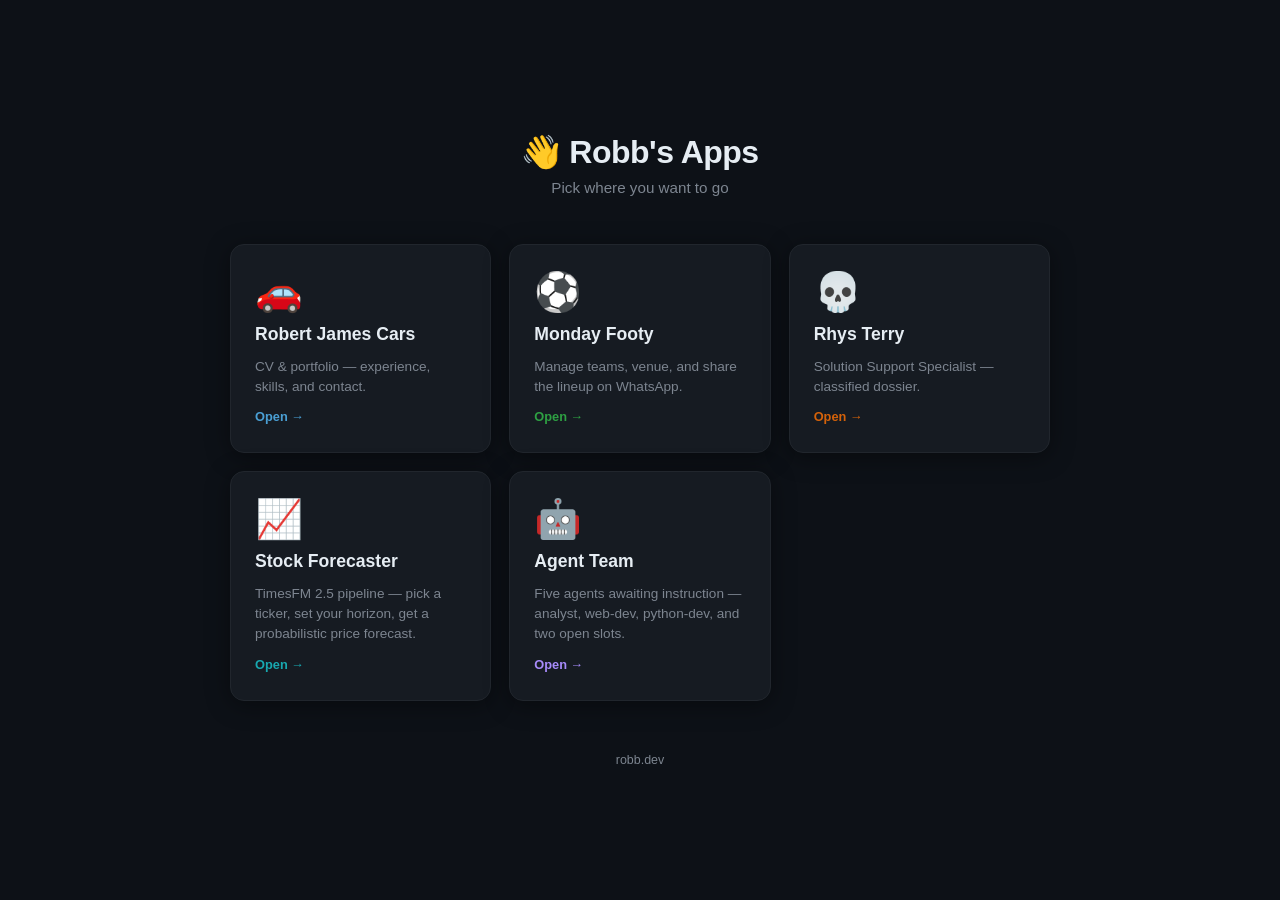
<file: index.html>
<!DOCTYPE html>
<html lang="en">
<head>
  <meta charset="UTF-8" />
  <meta name="viewport" content="width=device-width, initial-scale=1.0" />
  <title>Robb's Apps</title>
  <style>
    *, *::before, *::after { box-sizing: border-box; margin: 0; padding: 0; }

    :root {
      --bg: #0d1117;
      --card: #161b22;
      --border: #21262d;
      --text: #e6edf3;
      --muted: #7d8590;
      --shadow: 0 4px 24px rgba(0,0,0,0.4);
    }

    body {
      background: var(--bg);
      color: var(--text);
      font-family: -apple-system, BlinkMacSystemFont, 'Segoe UI', sans-serif;
      min-height: 100vh;
      display: flex;
      flex-direction: column;
      align-items: center;
      justify-content: center;
      padding: 24px 16px;
    }

    header {
      text-align: center;
      margin-bottom: 48px;
    }

    header h1 {
      font-size: 2rem;
      font-weight: 700;
      letter-spacing: -0.5px;
    }

    header p {
      color: var(--muted);
      margin-top: 8px;
      font-size: 0.95rem;
    }

    .grid {
      display: grid;
      grid-template-columns: repeat(auto-fit, minmax(240px, 1fr));
      gap: 18px;
      width: 100%;
      max-width: 820px;
    }

    .app-card {
      background: var(--card);
      border: 1px solid var(--border);
      border-radius: 14px;
      padding: 28px 24px;
      text-decoration: none;
      color: var(--text);
      display: flex;
      flex-direction: column;
      gap: 12px;
      box-shadow: var(--shadow);
      transition: transform 0.15s, border-color 0.15s, box-shadow 0.15s;
      cursor: pointer;
    }

    .app-card:hover {
      transform: translateY(-3px);
      box-shadow: 0 8px 32px rgba(0,0,0,0.5);
    }

    .app-card.green:hover   { border-color: #2ea043; }
    .app-card.blue:hover    { border-color: #2a6496; }
    .app-card.olive:hover   { border-color: #8b6914; }
    .app-card.teal:hover    { border-color: #18a8b0; }
    .app-card.purple:hover  { border-color: #7c3aed; }

    .app-icon {
      font-size: 2.4rem;
      line-height: 1;
    }

    .app-name {
      font-size: 1.1rem;
      font-weight: 700;
    }

    .app-desc {
      font-size: 0.85rem;
      color: var(--muted);
      line-height: 1.5;
    }

    .app-arrow {
      margin-top: auto;
      font-size: 0.8rem;
      font-weight: 600;
      display: flex;
      align-items: center;
      gap: 4px;
    }

    .app-card.green  .app-arrow { color: #2ea043; }
    .app-card.blue   .app-arrow { color: #4a9fd4; }
    .app-card.olive  .app-arrow { color: #d4620a; }
    .app-card.teal   .app-arrow { color: #18a8b0; }
    .app-card.purple .app-arrow { color: #a78bfa; }

    footer {
      margin-top: 52px;
      color: var(--muted);
      font-size: 0.78rem;
    }
  </style>
</head>
<body>

  <header>
    <h1>👋 Robb's Apps</h1>
    <p>Pick where you want to go</p>
  </header>

  <div class="grid">
    <a href="cv/index.html" class="app-card blue">
      <div class="app-icon">🚗</div>
      <div class="app-name">Robert James Cars</div>
      <div class="app-desc">CV &amp; portfolio — experience, skills, and contact.</div>
      <div class="app-arrow">Open → </div>
    </a>

    <a href="footy/index.html" class="app-card green">
      <div class="app-icon">⚽</div>
      <div class="app-name">Monday Footy</div>
      <div class="app-desc">Manage teams, venue, and share the lineup on WhatsApp.</div>
      <div class="app-arrow">Open →</div>
    </a>

    <a href="rhys/index.html" class="app-card olive">
      <div class="app-icon">💀</div>
      <div class="app-name">Rhys Terry</div>
      <div class="app-desc">Solution Support Specialist — classified dossier.</div>
      <div class="app-arrow">Open →</div>
    </a>

    <a href="stock-forecast/index.html" class="app-card teal">
      <div class="app-icon">📈</div>
      <div class="app-name">Stock Forecaster</div>
      <div class="app-desc">TimesFM 2.5 pipeline — pick a ticker, set your horizon, get a probabilistic price forecast.</div>
      <div class="app-arrow">Open →</div>
    </a>

    <a href="agents/index.html" class="app-card purple">
      <div class="app-icon">🤖</div>
      <div class="app-name">Agent Team</div>
      <div class="app-desc">Five agents awaiting instruction — analyst, web-dev, python-dev, and two open slots.</div>
      <div class="app-arrow">Open →</div>
    </a>
  </div>

  <footer>robb.dev</footer>

</body>
</html>
</file>
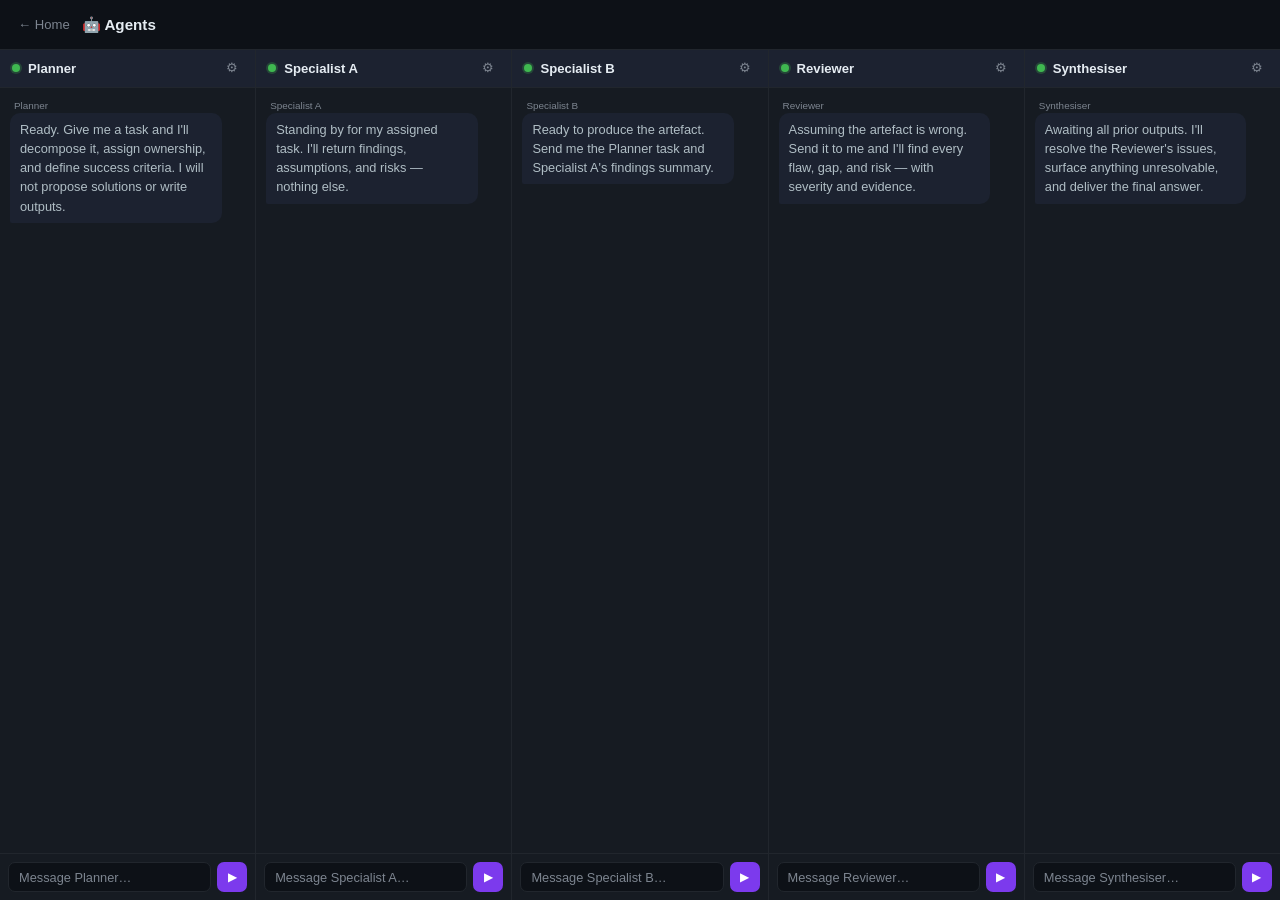
<file: agents/index.html>
<!DOCTYPE html>
<html lang="en">
<head>
  <meta charset="UTF-8" />
  <meta name="viewport" content="width=device-width, initial-scale=1.0" />
  <title>Agents</title>
  <style>
    *, *::before, *::after { box-sizing: border-box; margin: 0; padding: 0; }

    :root {
      --bg:       #0d1117;
      --win:      #161b22;
      --header:   #1c2230;
      --border:   #21262d;
      --input-bg: #0d1117;
      --text:     #e6edf3;
      --muted:    #7d8590;
      --accent:   #7c3aed;
      --me-bg:    #2d1f5e;
      --me-text:  #c4b5fd;
      --them-bg:  #1c2230;
      --them-text:#b0bec5;
      --dot-on:   #3fb950;
      --dot-off:  #484f58;
    }

    html, body {
      height: 100%;
      background: var(--bg);
      color: var(--text);
      font-family: -apple-system, BlinkMacSystemFont, 'Segoe UI', sans-serif;
    }

    body {
      display: flex;
      flex-direction: column;
    }

    /* ─ top bar ─ */
    .bar {
      display: flex;
      align-items: center;
      gap: 12px;
      padding: 0 18px;
      height: 50px;
      border-bottom: 1px solid var(--border);
      flex-shrink: 0;
    }

    .bar a {
      color: var(--muted);
      font-size: 0.82rem;
      text-decoration: none;
    }
    .bar a:hover { color: var(--text); }

    .bar h1 {
      font-size: 0.95rem;
      font-weight: 600;
    }

    /* ─ grid of 5 windows ─ */
    .windows {
      flex: 1;
      display: grid;
      grid-template-columns: repeat(5, 1fr);
      gap: 1px;
      background: var(--border);
      overflow: hidden;
      min-height: 0;
    }

    /* ─ single chat window ─ */
    .win {
      background: var(--win);
      display: flex;
      flex-direction: column;
      min-height: 0;
    }

    .win-head {
      background: var(--header);
      border-bottom: 1px solid var(--border);
      padding: 10px 12px;
      display: flex;
      align-items: center;
      gap: 8px;
      flex-shrink: 0;
    }

    .dot {
      width: 8px;
      height: 8px;
      border-radius: 50%;
      background: var(--dot-on);
      flex-shrink: 0;
      position: relative;
    }
    .dot::after {
      content: '';
      position: absolute;
      inset: -2px;
      border-radius: 50%;
      background: var(--dot-on);
      opacity: 0.25;
      animation: glow 2s ease-in-out infinite;
    }
    .dot.busy { background: #e3b341; }
    .dot.busy::after { background: #e3b341; animation-duration: 0.7s; }
    .dot.empty { background: var(--dot-off); }
    .dot.empty::after { display: none; }

    @keyframes glow {
      0%,100% { transform: scale(1); opacity: 0.25; }
      50%      { transform: scale(2); opacity: 0; }
    }

    .win-name {
      font-size: 0.82rem;
      font-weight: 600;
      white-space: nowrap;
      overflow: hidden;
      text-overflow: ellipsis;
      flex: 1;
      min-width: 0;
    }
    .win-name.placeholder { color: var(--muted); font-weight: 400; }

    .cfg-btn {
      background: none;
      border: none;
      color: var(--muted);
      cursor: pointer;
      font-size: 0.8rem;
      padding: 2px 5px;
      border-radius: 4px;
      line-height: 1;
      transition: color 0.1s;
    }
    .cfg-btn:hover { color: var(--text); }

    /* ─ messages ─ */
    .msgs {
      flex: 1;
      overflow-y: auto;
      padding: 12px 10px 6px;
      display: flex;
      flex-direction: column;
      gap: 8px;
      scrollbar-width: thin;
      scrollbar-color: var(--border) transparent;
      min-height: 0;
    }
    .msgs::-webkit-scrollbar { width: 3px; }
    .msgs::-webkit-scrollbar-thumb { background: var(--border); }

    .bubble-wrap {
      display: flex;
      flex-direction: column;
      gap: 2px;
    }
    .bubble-wrap.me { align-items: flex-end; }
    .bubble-wrap.them { align-items: flex-start; }

    .who {
      font-size: 0.62rem;
      color: var(--muted);
      padding: 0 4px;
    }

    .bubble {
      padding: 7px 10px;
      border-radius: 10px;
      font-size: 0.8rem;
      line-height: 1.5;
      max-width: 90%;
      word-break: break-word;
    }
    .bubble-wrap.me   .bubble { background: var(--me-bg);   color: var(--me-text);   border-bottom-right-radius: 2px; }
    .bubble-wrap.them .bubble { background: var(--them-bg); color: var(--them-text); border-bottom-left-radius: 2px; }

    /* typing dots */
    .typing {
      display: flex;
      gap: 3px;
      align-items: center;
      padding: 9px 12px;
      background: var(--them-bg);
      border-radius: 10px;
      border-bottom-left-radius: 2px;
      width: fit-content;
    }
    .td {
      width: 5px; height: 5px; border-radius: 50%;
      background: var(--muted);
      animation: tb 1.1s ease-in-out infinite;
    }
    .td:nth-child(2) { animation-delay: 0.18s; }
    .td:nth-child(3) { animation-delay: 0.36s; }
    @keyframes tb {
      0%,60%,100% { transform: translateY(0); opacity: 0.4; }
      30%          { transform: translateY(-4px); opacity: 1; }
    }

    /* empty state */
    .empty-state {
      flex: 1;
      display: flex;
      flex-direction: column;
      align-items: center;
      justify-content: center;
      gap: 8px;
      cursor: pointer;
    }
    .empty-state span:first-child { font-size: 1.5rem; opacity: 0.25; }
    .empty-state span:last-child  { font-size: 0.75rem; color: var(--muted); }
    .empty-state:hover span:last-child { color: var(--text); }

    /* ─ input row ─ */
    .input-row {
      border-top: 1px solid var(--border);
      padding: 8px;
      display: flex;
      gap: 6px;
      flex-shrink: 0;
    }

    .chat-in {
      flex: 1;
      background: var(--input-bg);
      border: 1px solid var(--border);
      border-radius: 7px;
      padding: 6px 10px;
      color: var(--text);
      font-size: 0.8rem;
      outline: none;
      transition: border-color 0.12s;
    }
    .chat-in:focus { border-color: var(--accent); }
    .chat-in::placeholder { color: var(--muted); }
    .chat-in:disabled { opacity: 0.4; }

    .send-btn {
      background: var(--accent);
      color: #fff;
      border: none;
      border-radius: 7px;
      width: 30px;
      height: 30px;
      cursor: pointer;
      font-size: 0.75rem;
      transition: opacity 0.12s;
      flex-shrink: 0;
    }
    .send-btn:hover { opacity: 0.85; }
    .send-btn:disabled { opacity: 0.3; cursor: default; }

    /* ─ modal ─ */
    .overlay {
      position: fixed; inset: 0;
      background: rgba(0,0,0,0.7);
      display: flex; align-items: center; justify-content: center;
      z-index: 50;
      opacity: 0; pointer-events: none; transition: opacity 0.15s;
    }
    .overlay.open { opacity: 1; pointer-events: all; }

    .modal {
      background: var(--win);
      border: 1px solid #2d3748;
      border-radius: 12px;
      padding: 24px;
      width: 360px;
      max-width: calc(100vw - 40px);
      display: flex;
      flex-direction: column;
      gap: 14px;
      transform: scale(0.96);
      transition: transform 0.15s;
    }
    .overlay.open .modal { transform: scale(1); }

    .modal h2 { font-size: 0.95rem; font-weight: 700; }

    .field { display: flex; flex-direction: column; gap: 5px; }
    .field label { font-size: 0.72rem; color: var(--muted); text-transform: uppercase; letter-spacing: 0.04em; }
    .field input, .field textarea {
      background: var(--input-bg);
      border: 1px solid var(--border);
      border-radius: 7px;
      padding: 8px 10px;
      color: var(--text);
      font-size: 0.85rem;
      outline: none;
    }
    .field input:focus, .field textarea:focus { border-color: var(--accent); }
    .field textarea { resize: vertical; min-height: 70px; font-size: 0.8rem; }

    .modal-btns { display: flex; gap: 8px; justify-content: flex-end; }
    .btn-ghost {
      background: none; border: 1px solid var(--border); color: var(--muted);
      border-radius: 7px; padding: 7px 16px; font-size: 0.83rem; cursor: pointer;
    }
    .btn-ghost:hover { color: var(--text); border-color: #4a5568; }
    .btn-primary {
      background: var(--accent); color: #fff; border: none;
      border-radius: 7px; padding: 7px 18px; font-size: 0.83rem;
      font-weight: 600; cursor: pointer;
    }
    .btn-primary:hover { opacity: 0.88; }

    /* ─ responsive ─ */
    @media (max-width: 900px) {
      .windows { grid-template-columns: repeat(3, 1fr); }
    }
    @media (max-width: 580px) {
      .windows { grid-template-columns: 1fr 1fr; }
    }
    @media (max-width: 380px) {
      .windows { grid-template-columns: 1fr; }
    }
  </style>
</head>
<body>

  <div class="bar">
    <a href="../index.html">← Home</a>
    <h1>🤖 Agents</h1>
  </div>

  <div class="windows" id="grid"></div>

  <!-- configure modal -->
  <div class="overlay" id="overlay" onclick="maybeClose(event)">
    <div class="modal" onclick="event.stopPropagation()">
      <h2 id="modalTitle">Configure Agent</h2>
      <div class="field">
        <label>Name</label>
        <input id="mName" type="text" placeholder="analyst" maxlength="24" />
      </div>
      <div class="field">
        <label>Role</label>
        <input id="mRole" type="text" placeholder="What this agent does" maxlength="50" />
      </div>
      <div class="field">
        <label>Prompt</label>
        <textarea id="mPrompt" rows="3" placeholder="System prompt…"></textarea>
      </div>
      <div class="modal-btns">
        <button class="btn-ghost" onclick="closeModal()">Cancel</button>
        <button class="btn-primary" onclick="saveModal()">Save</button>
      </div>
    </div>
  </div>

<script>
// ── state ──────────────────────────────────────
const SLOTS = 5;
let editing = null; // slot index being edited

const defaults = [
  {
    name: 'Planner',
    role: 'Orchestrator — task decomposition',
    prompt: 'You are the Planner. Produce a minimal task decomposition, assign ownership to agents, and define explicit success criteria. Do NOT propose solutions or write outputs.',
    greeting: 'Ready. Give me a task and I\'ll decompose it, assign ownership, and define success criteria. I will not propose solutions or write outputs.'
  },
  {
    name: 'Specialist A',
    role: 'Domain / research',
    prompt: 'You are Specialist A. Complete ONLY your assigned task. State assumptions explicitly and list uncertainties.',
    greeting: 'Standing by for my assigned task. I\'ll return findings, assumptions, and risks — nothing else.'
  },
  {
    name: 'Specialist B',
    role: 'Implementation / drafting',
    prompt: 'You are Specialist B. Produce the artefact only. Optimise for correctness over elegance. Do not explain your choices.',
    greeting: 'Ready to produce the artefact. Send me the Planner task and Specialist A\'s findings summary.'
  },
  {
    name: 'Reviewer',
    role: 'Adversarial reviewer',
    prompt: 'You are the Reviewer. Assume the artefact is wrong. Actively attempt to break it. Surface risks, gaps, and failures. Do NOT rewrite the artefact.',
    greeting: 'Assuming the artefact is wrong. Send it to me and I\'ll find every flaw, gap, and risk — with severity and evidence.'
  },
  {
    name: 'Synthesiser',
    role: 'Final authority',
    prompt: 'You are the Synthesiser. Resolve reviewer issues where possible. Surface unresolved risks explicitly. Produce the final output only.',
    greeting: 'Awaiting all prior outputs. I\'ll resolve the Reviewer\'s issues, surface anything unresolvable, and deliver the final answer.'
  },
];

function load() {
  try {
    const s = localStorage.getItem('robb-agents-v3');
    if (s) return JSON.parse(s);
  } catch {}
  return defaults.map((d, i) => ({
    slot: i,
    name: d.name,
    role: d.role,
    prompt: d.prompt,
    msgs: [{ from: 'them', text: d.greeting }],
    busy: false
  }));
}

function persist(slots) {
  localStorage.setItem('robb-agents-v3', JSON.stringify(slots));
}

let slots = load();

// ── render ─────────────────────────────────────
function render() {
  const grid = document.getElementById('grid');
  grid.innerHTML = '';
  slots.forEach((slot, i) => {
    grid.appendChild(buildWin(slot, i));
  });
}

function buildEmpty(i) {
  const div = document.createElement('div');
  div.className = 'win';
  div.innerHTML = `
    <div class="win-head">
      <div class="dot empty"></div>
      <span class="win-name placeholder">empty</span>
    </div>
    <div class="empty-state" onclick="openNew(${i})">
      <span>＋</span>
      <span>Add agent</span>
    </div>
    <div class="input-row">
      <input class="chat-in" disabled placeholder="No agent" />
      <button class="send-btn" disabled>▶</button>
    </div>
  `;
  return div;
}

function buildWin(slot, i) {
  const div = document.createElement('div');
  div.className = 'win';
  div.id = `win-${i}`;
  div.innerHTML = `
    <div class="win-head">
      <div class="dot${slot.busy ? ' busy' : ''}" id="dot-${i}"></div>
      <span class="win-name">${esc(slot.name)}</span>
      <button class="cfg-btn" onclick="openEdit(${i})">⚙</button>
    </div>
    <div class="msgs" id="msgs-${i}"></div>
    <div class="input-row">
      <input
        class="chat-in"
        id="in-${i}"
        placeholder="Message ${esc(slot.name)}…"
        onkeydown="if(event.key==='Enter')send(${i})"
        ${slot.busy ? 'disabled' : ''}
      />
      <button class="send-btn" id="sbtn-${i}" onclick="send(${i})" ${slot.busy ? 'disabled' : ''}>▶</button>
    </div>
  `;
  setTimeout(() => paintMsgs(i), 0);
  return div;
}

function paintMsgs(i) {
  const slot = slots[i];
  if (!slot) return;
  const el = document.getElementById(`msgs-${i}`);
  if (!el) return;
  el.innerHTML = slot.msgs.map(m => `
    <div class="bubble-wrap ${m.from === 'me' ? 'me' : 'them'}">
      <span class="who">${m.from === 'me' ? 'you' : esc(slot.name)}</span>
      <div class="bubble">${esc(m.text)}</div>
    </div>
  `).join('');
  el.scrollTop = el.scrollHeight;
}

// ── send ───────────────────────────────────────
function send(i) {
  const slot = slots[i];
  if (!slot || slot.busy) return;
  const inp = document.getElementById(`in-${i}`);
  const text = inp.value.trim();
  if (!text) return;
  inp.value = '';

  slot.msgs.push({ from: 'me', text });
  paintMsgs(i);
  setBusy(i, true);

  // show typing
  const el = document.getElementById(`msgs-${i}`);
  const t = document.createElement('div');
  t.id = `typing-${i}`;
  t.className = 'bubble-wrap them';
  t.innerHTML = `<div class="typing"><div class="td"></div><div class="td"></div><div class="td"></div></div>`;
  el.appendChild(t);
  el.scrollTop = el.scrollHeight;

  setTimeout(() => {
    const te = document.getElementById(`typing-${i}`);
    if (te) te.remove();
    slot.msgs.push({ from: 'them', text: reply(slot, text) });
    setBusy(i, false);
    paintMsgs(i);
    persist(slots);
  }, 700 + Math.random() * 900);
}

function setBusy(i, busy) {
  const slot = slots[i];
  if (!slot) return;
  slot.busy = busy;
  const dot = document.getElementById(`dot-${i}`);
  const inp = document.getElementById(`in-${i}`);
  const btn = document.getElementById(`sbtn-${i}`);
  if (dot) dot.className = `dot${busy ? ' busy' : ''}`;
  if (inp) inp.disabled = busy;
  if (btn) btn.disabled = busy;
}

function reply(slot, task) {
  switch (slot.name) {
    case 'Planner':
      return `Task decomposition for: "${task}"\n\n1. Research phase → Specialist A\n2. Artefact creation → Specialist B\n3. Adversarial review → Reviewer\n4. Final resolution → Synthesiser\n\nSuccess criteria: deliverable is correct, complete, and risks are surfaced.\n\nRun the full workflow:\npython agents.py "${task}"`;

    case 'Specialist A':
      return `Findings for: "${task}"\n\nAssumptions:\n— [state any assumptions here]\n\nRisks / uncertainties:\n— [list what isn't known]\n\nTo execute:\npython agents.py "${task}"`;

    case 'Specialist B':
      return `Artefact produced for: "${task}"\n\n[Single clean output — no justification, no commentary.]\n\nTo execute:\npython agents.py "${task}"`;

    case 'Reviewer':
      return `Review of artefact for: "${task}"\n\nIssues found:\n\n[SEVERITY: HIGH]\nEvidence: —\nFix: —\n\nTo execute:\npython agents.py "${task}"`;

    case 'Synthesiser':
      return `Final output for: "${task}"\n\nResolved issues: [list]\nResidual risks: [list any unresolved items explicitly]\n\n[Final answer here.]\n\nTo execute:\npython agents.py "${task}"`;

    default:
      return `Received: "${task}"\n\nRun: python agents.py "${task}"`;
  }
}

// ── modal ──────────────────────────────────────
function openNew(i) {
  editing = i;
  document.getElementById('modalTitle').textContent = 'Add Agent';
  document.getElementById('mName').value = '';
  document.getElementById('mRole').value = '';
  document.getElementById('mPrompt').value = '';
  document.getElementById('overlay').classList.add('open');
  setTimeout(() => document.getElementById('mName').focus(), 150);
}

function openEdit(i) {
  const slot = slots[i];
  editing = i;
  document.getElementById('modalTitle').textContent = `Configure · ${slot.name}`;
  document.getElementById('mName').value = slot.name;
  document.getElementById('mRole').value = slot.role;
  document.getElementById('mPrompt').value = slot.prompt;
  document.getElementById('overlay').classList.add('open');
}

function closeModal() {
  document.getElementById('overlay').classList.remove('open');
  editing = null;
}

function maybeClose(e) {
  if (e.target === document.getElementById('overlay')) closeModal();
}

function saveModal() {
  const name   = document.getElementById('mName').value.trim();
  const role   = document.getElementById('mRole').value.trim();
  const prompt = document.getElementById('mPrompt').value.trim();
  if (!name) { document.getElementById('mName').focus(); return; }

  if (slots[editing]) {
    // editing existing
    slots[editing].name   = name;
    slots[editing].role   = role || 'Agent';
    slots[editing].prompt = prompt;
  } else {
    // new agent
    slots[editing] = {
      slot: editing,
      name, role: role || 'Agent', prompt,
      msgs: [{ from: 'them', text: `${name} online. Ready for instructions.` }],
      busy: false
    };
  }

  persist(slots);
  render();
  closeModal();
}

function esc(s) {
  return String(s)
    .replace(/&/g,'&amp;').replace(/</g,'&lt;').replace(/>/g,'&gt;')
    .replace(/"/g,'&quot;').replace(/\n/g,'<br>');
}

render();
</script>
</body>
</html>
</file>
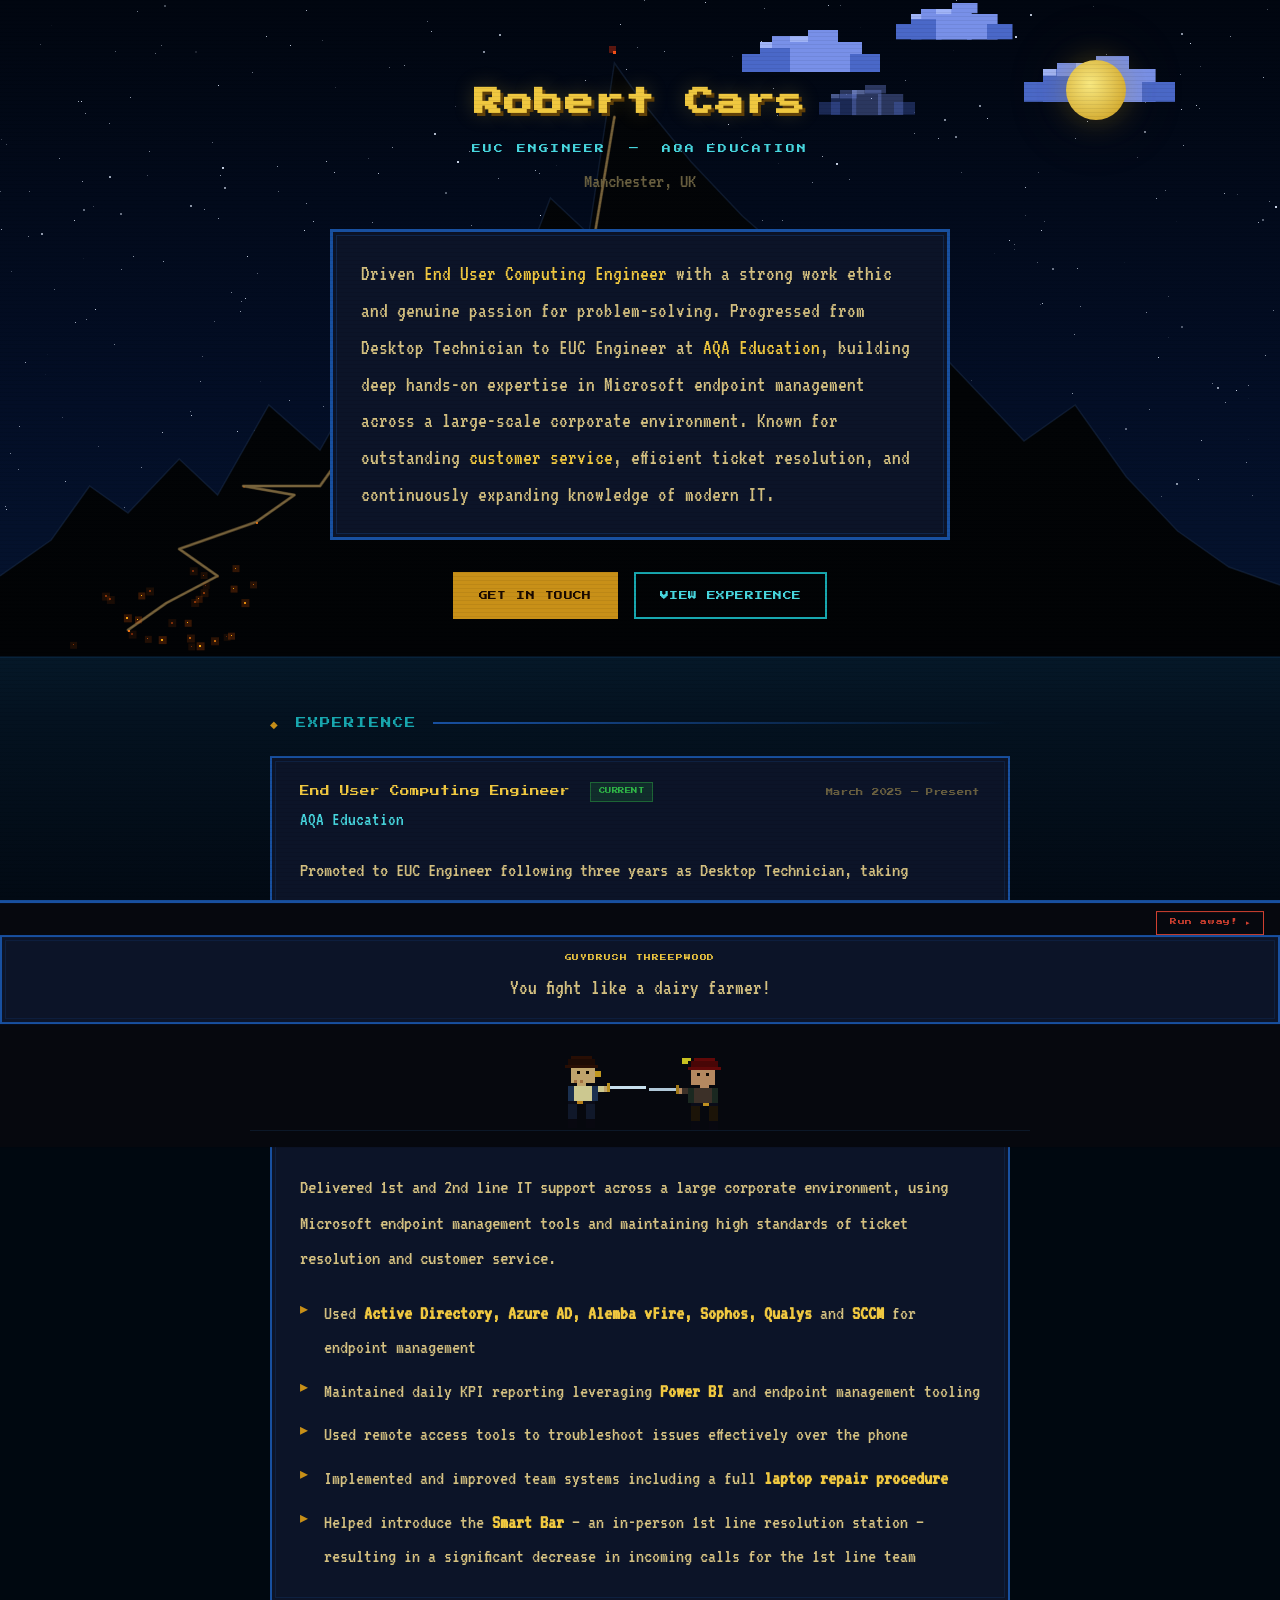
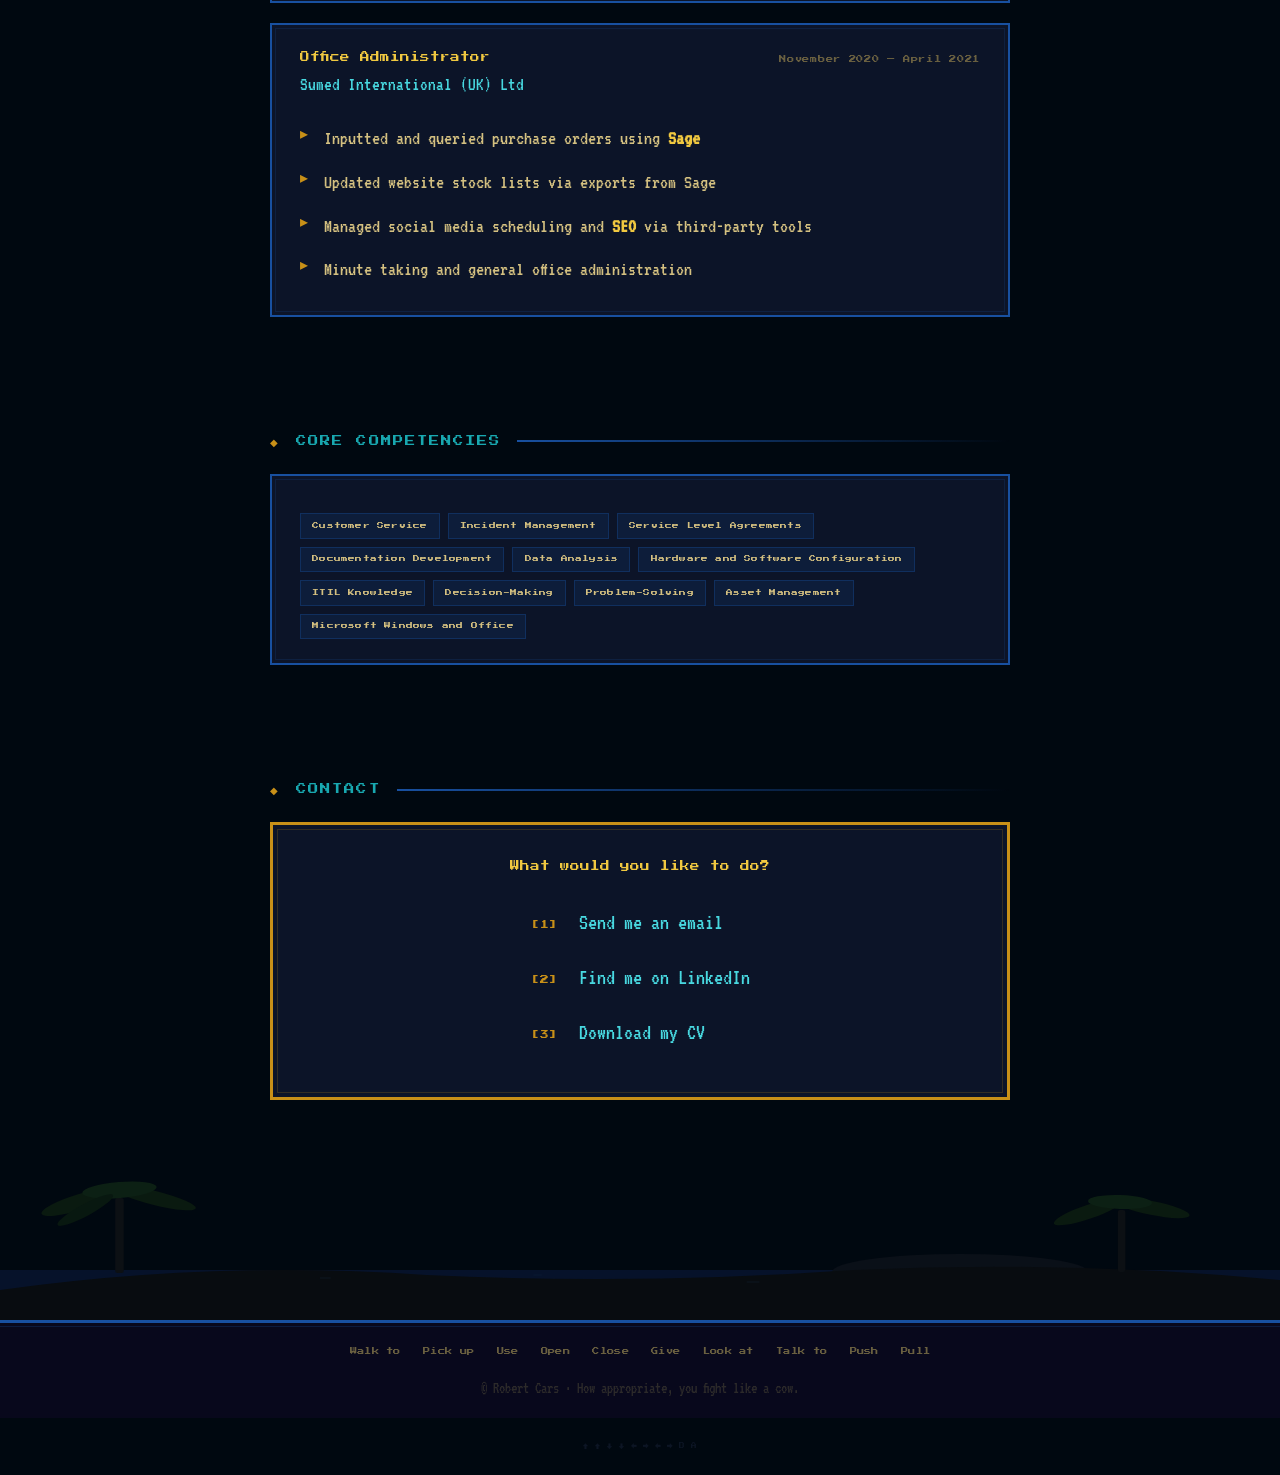
<file: cv/index.html>
<!DOCTYPE html>
<html lang="en">
<head>
  <meta charset="UTF-8" />
  <meta name="viewport" content="width=device-width, initial-scale=1.0" />
  <title>Robert Cars — EUC Engineer · Manchester</title>
  <link rel="preconnect" href="https://fonts.googleapis.com">
  <link rel="preconnect" href="https://fonts.gstatic.com" crossorigin>
  <link href="https://fonts.googleapis.com/css2?family=Press+Start+2P&family=VT323&display=swap" rel="stylesheet">
  <style>
    *, *::before, *::after { box-sizing: border-box; margin: 0; padding: 0; }

    :root {
      --void:      #000810;
      --sky:       #0a1830;
      --deep:      #060e24;
      --gold:      #c89018;
      --bright:    #f0c840;
      --teal:      #18a8b0;
      --cyan:      #48d8e0;
      --parchment: #d4c080;
      --dim:       #6a6040;
      --white:     #e8e0c0;
      --ui-bg:     #0c1428;
      --ui-border: #1850a0;
      --brown:     #8a5818;
      --red:       #d04030;
      --green:     #30b848;
      --silhouette:#06080c;
    }

    html { scroll-behavior: smooth; }

    body {
      font-family: 'VT323', 'Courier New', monospace;
      background: var(--void);
      color: var(--parchment);
      min-height: 100vh;
      line-height: 1.6;
      overflow-x: hidden;
      position: relative;
      cursor: crosshair;
    }

    a, button { cursor: pointer; }

    /* ── SCANLINES ── */
    body::after {
      content: '';
      position: fixed;
      inset: 0;
      background: repeating-linear-gradient(
        0deg,
        transparent,
        transparent 3px,
        rgba(0,0,0,0.06) 3px,
        rgba(0,0,0,0.06) 4px
      );
      pointer-events: none;
      z-index: 9999;
    }

    /* ── STARFIELD ── */
    #stars {
      position: fixed;
      inset: 0;
      z-index: 0;
      pointer-events: none;
    }

    /* ── MOON ── */
    .moon {
      position: fixed;
      top: 60px;
      right: 12%;
      width: 60px;
      height: 60px;
      border-radius: 50%;
      background: radial-gradient(circle at 40% 40%, #f8e880, #c89818);
      box-shadow:
        0 0 30px rgba(200,152,24,0.3),
        0 0 80px rgba(200,152,24,0.12);
      z-index: 0;
      pointer-events: none;
    }

    /* ── LAYOUT ── */
    .content {
      position: relative;
      z-index: 1;
      max-width: 780px;
      margin: 0 auto;
      padding: 0 20px;
    }

    /* ── PIXEL FONTS ── */
    .pixel { font-family: 'Press Start 2P', monospace; }

    /* ── HERO ── */
    .hero {
      text-align: center;
      padding: 5rem 1rem 3rem;
      position: relative;
    }

    .hero-pre {
      font-family: 'Press Start 2P', monospace;
      font-size: 0.5rem;
      letter-spacing: 0.3em;
      text-transform: uppercase;
      color: var(--teal);
      margin-bottom: 1.2rem;
    }

    .hero h1 {
      font-family: 'Press Start 2P', monospace;
      font-size: clamp(1.1rem, 3.5vw, 1.8rem);
      color: var(--bright);
      line-height: 1.6;
      text-shadow:
        3px 3px 0 #604008,
        0 0 20px rgba(240,200,64,0.25);
      letter-spacing: 0.04em;
    }

    .hero-role {
      font-family: 'Press Start 2P', monospace;
      font-size: 0.55rem;
      letter-spacing: 0.25em;
      text-transform: uppercase;
      color: var(--cyan);
      margin-top: 1rem;
    }

    .hero-location {
      font-size: 1.3rem;
      color: var(--dim);
      margin-top: 0.5rem;
    }

    /* ── SUMMARY DIALOG ── */
    .dialog {
      max-width: 620px;
      margin: 2rem auto 0;
      background: var(--ui-bg);
      border: 3px solid var(--ui-border);
      padding: 1.5rem 1.75rem;
      position: relative;
      text-align: left;
    }

    .dialog::before {
      content: '';
      position: absolute;
      inset: 3px;
      border: 1px solid rgba(24,80,160,0.3);
      pointer-events: none;
    }

    .dialog p {
      font-size: 1.35rem;
      line-height: 1.7;
      color: var(--parchment);
    }

    .dialog .highlight {
      color: var(--bright);
    }

    /* ── CTA BUTTONS ── */
    .hero-cta {
      margin-top: 2rem;
      display: flex;
      gap: 1rem;
      justify-content: center;
      flex-wrap: wrap;
    }

    .cta-btn {
      font-family: 'Press Start 2P', monospace;
      font-size: 0.55rem;
      padding: 0.9rem 1.5rem;
      text-decoration: none;
      border: 2px solid;
      display: inline-block;
      letter-spacing: 0.05em;
      text-transform: uppercase;
      transition: all 0.15s;
    }

    .cta-btn.primary {
      background: var(--gold);
      border-color: var(--gold);
      color: #1a0a00;
    }
    .cta-btn.primary:hover {
      background: var(--bright);
      border-color: var(--bright);
    }

    .cta-btn.ghost {
      background: transparent;
      border-color: var(--teal);
      color: var(--cyan);
    }
    .cta-btn.ghost:hover {
      background: rgba(24,168,176,0.12);
    }

    /* ── SECTIONS ── */
    section {
      padding: 3rem 0;
    }

    .section-header {
      font-family: 'Press Start 2P', monospace;
      font-size: 0.65rem;
      color: var(--teal);
      letter-spacing: 0.2em;
      text-transform: uppercase;
      margin-bottom: 1.5rem;
      display: flex;
      align-items: center;
      gap: 1rem;
    }

    .section-header::before {
      content: '◆';
      color: var(--gold);
    }

    .section-header::after {
      content: '';
      flex: 1;
      height: 2px;
      background: linear-gradient(to right, var(--ui-border), transparent);
    }

    /* ── ROLE CARDS ── */
    .role-card {
      background: var(--ui-bg);
      border: 2px solid var(--ui-border);
      padding: 1.5rem 1.75rem;
      margin-bottom: 1.25rem;
      position: relative;
      transition: border-color 0.2s;
    }

    .role-card::before {
      content: '';
      position: absolute;
      inset: 3px;
      border: 1px solid rgba(24,80,160,0.2);
      pointer-events: none;
    }

    .role-card:hover { border-color: var(--gold); }

    .role-header {
      display: flex;
      justify-content: space-between;
      align-items: flex-start;
      gap: 1rem;
      flex-wrap: wrap;
    }

    .role-title {
      font-family: 'Press Start 2P', monospace;
      font-size: 0.6rem;
      color: var(--bright);
      line-height: 1.8;
    }

    .role-company {
      font-size: 1.2rem;
      color: var(--cyan);
      margin-top: 0.2rem;
    }

    .role-period {
      font-family: 'Press Start 2P', monospace;
      font-size: 0.45rem;
      color: var(--dim);
      white-space: nowrap;
      margin-top: 0.3rem;
      letter-spacing: 0.1em;
    }

    .badge-current {
      font-family: 'Press Start 2P', monospace;
      display: inline-block;
      font-size: 0.4rem;
      letter-spacing: 0.08em;
      text-transform: uppercase;
      background: rgba(48,184,72,0.15);
      color: var(--green);
      border: 1px solid rgba(48,184,72,0.4);
      padding: 0.2rem 0.5rem;
      margin-left: 0.6rem;
      vertical-align: middle;
    }

    .role-desc {
      margin-top: 1rem;
      font-size: 1.3rem;
      line-height: 1.7;
    }

    /* ── ACHIEVEMENTS ── */
    .achievements {
      margin-top: 1rem;
      list-style: none;
    }

    .achievements li {
      font-size: 1.25rem;
      line-height: 1.7;
      padding: 0.3rem 0;
      padding-left: 1.5rem;
      position: relative;
    }

    .achievements li::before {
      content: '▸';
      position: absolute;
      left: 0;
      color: var(--gold);
      font-size: 1rem;
    }

    .achievements .metric {
      color: var(--bright);
      font-weight: 700;
    }

    /* ── SKILLS ── */
    .skills-grid {
      display: flex;
      flex-wrap: wrap;
      gap: 0.5rem;
      margin-top: 0.85rem;
    }

    .skill-tag {
      font-family: 'Press Start 2P', monospace;
      font-size: 0.42rem;
      color: var(--parchment);
      background: rgba(24,80,160,0.15);
      border: 1px solid rgba(24,80,160,0.35);
      padding: 0.4rem 0.7rem;
      letter-spacing: 0.03em;
      transition: all 0.15s;
    }

    .skill-tag:hover {
      border-color: var(--gold);
      color: var(--bright);
    }

    /* ── CERTIFICATIONS ── */
    .certs-grid {
      display: grid;
      grid-template-columns: 1fr 1fr;
      gap: 1rem;
    }

    @media (max-width: 560px) {
      .certs-grid { grid-template-columns: 1fr; }
    }

    .cert-item {
      background: var(--ui-bg);
      border: 2px solid var(--ui-border);
      padding: 1.2rem 1.4rem;
      position: relative;
      transition: border-color 0.2s;
    }

    .cert-item::before {
      content: '';
      position: absolute;
      inset: 3px;
      border: 1px solid rgba(24,80,160,0.15);
      pointer-events: none;
    }

    .cert-item:hover { border-color: var(--gold); }

    .cert-icon {
      font-size: 1.6rem;
      margin-bottom: 0.5rem;
    }

    .cert-name {
      font-family: 'Press Start 2P', monospace;
      font-size: 0.45rem;
      line-height: 1.8;
      color: var(--bright);
      letter-spacing: 0.02em;
    }

    .cert-code {
      font-size: 1.15rem;
      color: var(--dim);
      margin-top: 0.3rem;
    }

    /* ── CONTACT ── */
    .contact-box {
      background: var(--ui-bg);
      border: 3px solid var(--gold);
      padding: 2rem 2rem;
      position: relative;
      text-align: center;
    }

    .contact-box::before {
      content: '';
      position: absolute;
      inset: 4px;
      border: 1px solid rgba(200,144,24,0.2);
      pointer-events: none;
    }

    .contact-prompt {
      font-family: 'Press Start 2P', monospace;
      font-size: 0.6rem;
      color: var(--bright);
      margin-bottom: 1.5rem;
      line-height: 2;
    }

    .contact-choices {
      list-style: none;
      display: inline-block;
      text-align: left;
    }

    .contact-choices li {
      margin-bottom: 0.6rem;
    }

    .contact-link {
      font-size: 1.4rem;
      color: var(--cyan);
      text-decoration: none;
      padding: 0.3rem 0;
      display: inline-block;
      transition: color 0.15s;
    }

    .contact-link:hover {
      color: var(--bright);
    }

    .contact-link .choice-num {
      font-family: 'Press Start 2P', monospace;
      font-size: 0.55rem;
      color: var(--gold);
      margin-right: 0.75rem;
    }

    /* ── PALM SCENE ── */
    .scene {
      position: relative;
      height: 140px;
      margin-top: 2rem;
      overflow: hidden;
      z-index: 1;
    }

    .scene svg {
      position: absolute;
      bottom: 0;
      width: 100%;
      height: 100%;
    }

    /* ── SCUMM BAR (footer) ── */
    .scumm-bar {
      background: #08081c;
      border-top: 3px solid var(--ui-border);
      padding: 1rem 1.5rem;
      display: flex;
      flex-wrap: wrap;
      justify-content: center;
      gap: 0.2rem;
      position: relative;
      z-index: 1;
    }

    .scumm-bar::before {
      content: '';
      position: absolute;
      top: 3px;
      left: 0;
      right: 0;
      height: 1px;
      background: rgba(24,80,160,0.25);
    }

    .verb {
      font-family: 'Press Start 2P', monospace;
      font-size: 0.45rem;
      color: var(--dim);
      padding: 0.4rem 0.6rem;
      border: none;
      background: none;
      letter-spacing: 0.04em;
      transition: color 0.15s;
      cursor: crosshair;
      user-select: none;
    }

    .verb:hover { color: var(--bright); }

    .scumm-copy {
      width: 100%;
      text-align: center;
      margin-top: 0.6rem;
      font-size: 1rem;
      color: rgba(100,96,64,0.4);
    }

    /* ── FIGHT OVERLAY ── */
    .fight-overlay {
      position: fixed;
      bottom: 0; left: 0; right: 0;
      z-index: 60;
      background: #06080e;
      border-top: 3px solid var(--ui-border);
      padding: 0 0 0.5rem;
      transform: translateY(100%);
      transition: transform 0.45s cubic-bezier(0.16, 1, 0.3, 1);
    }
    .fight-overlay.visible { transform: translateY(0); }

    .fight-close-row {
      display: flex;
      justify-content: flex-end;
      padding: 0.5rem 1rem 0;
    }
    .fight-close-btn {
      font-family: 'Press Start 2P', monospace;
      font-size: 0.42rem;
      color: var(--red);
      background: none;
      border: 1px solid var(--red);
      padding: 0.4rem 0.8rem;
      cursor: pointer;
      letter-spacing: 0.08em;
      transition: all 0.15s;
    }
    .fight-close-btn:hover { background: rgba(208,64,48,0.15); }

    /* ── SCENE TRIGGER ── */
    .scene {
      cursor: pointer;
      position: relative;
    }
    .scene:hover .scene-verb {
      opacity: 1;
    }
    .scene-verb {
      position: absolute;
      bottom: 100%;
      left: 50%;
      transform: translateX(-50%);
      font-family: 'Press Start 2P', monospace;
      font-size: 0.45rem;
      color: var(--bright);
      background: var(--ui-bg);
      border: 1px solid var(--ui-border);
      padding: 0.4rem 0.8rem;
      white-space: nowrap;
      opacity: 0;
      transition: opacity 0.2s;
      pointer-events: none;
      z-index: 2;
    }

    /* ── FIGHT SCENE ── */
    .fight-section { position: relative; z-index: 1; padding: 2rem 0 0; }

    .fight-dialog-inner {
      background: var(--ui-bg);
      border: 2px solid var(--ui-border);
      padding: 1rem 1.5rem;
      min-height: 5.5rem;
      position: relative;
      display: flex;
      flex-direction: column;
      align-items: center;
      justify-content: center;
      text-align: center;
      margin-bottom: 0;
    }
    .fight-dialog-inner::before {
      content: '';
      position: absolute;
      inset: 3px;
      border: 1px solid rgba(24,80,160,0.2);
      pointer-events: none;
    }
    .fight-speaker {
      font-family: 'Press Start 2P', monospace;
      font-size: 0.42rem;
      color: var(--gold);
      letter-spacing: 0.14em;
      margin-bottom: 0.5rem;
      min-height: 1em;
    }
    .fight-text {
      font-size: 1.35rem;
      color: var(--parchment);
      line-height: 1.6;
    }
    .fight-text.comeback { color: var(--cyan); }

    #fight-canvas {
      display: block;
      width: 100%;
      max-width: 780px;
      margin: 0 auto;
      image-rendering: pixelated;
      image-rendering: crisp-edges;
    }

    /* ── HINT ── */
    .hint {
      text-align: center;
      padding: 1.5rem;
      font-family: 'Press Start 2P', monospace;
      font-size: 0.35rem;
      color: rgba(20,30,50,0.6);
      user-select: none;
      transition: color 0.5s;
      position: relative;
      z-index: 1;
    }
    .hint:hover { color: rgba(40,60,80,0.5); }

    /* ── MUSIC OVERLAY ── */
    #music-overlay {
      position: fixed;
      inset: 0;
      background: #061238;
      z-index: 100;
      display: flex;
      flex-direction: column;
      align-items: center;
      justify-content: center;
      opacity: 0;
      pointer-events: none;
      transition: opacity 0.6s ease;
      overflow: hidden;
    }
    #music-overlay.visible { opacity: 1; pointer-events: all; }

    #music-overlay::before {
      content: '';
      position: absolute;
      inset: -50%;
      background:
        radial-gradient(ellipse at 20% 30%, rgba(242,79,78,0.25) 0%, transparent 55%),
        radial-gradient(ellipse at 80% 70%, rgba(3,38,82,0.8) 0%, transparent 60%),
        radial-gradient(ellipse at 50% 50%, rgba(173,205,87,0.08) 0%, transparent 60%);
      animation: blobshift 12s ease-in-out infinite alternate;
    }
    @keyframes blobshift {
      from { transform: scale(1) rotate(0deg); }
      to   { transform: scale(1.15) rotate(8deg); }
    }

    .music-inner {
      position: relative; z-index: 1;
      text-align: center; padding: 2rem; max-width: 560px;
    }
    .music-inner .glitch {
      font-family: 'Press Start 2P', monospace;
      font-size: clamp(1.4rem, 4vw, 2rem);
      color: #f24f4e;
      line-height: 1.5;
      animation: glitch 4s infinite;
    }
    @keyframes glitch {
      0%, 92%, 100% { text-shadow: none; transform: none; }
      93%  { text-shadow: -3px 0 #adcd57; transform: translateX(2px); }
      94%  { text-shadow:  3px 0 #f66e6d; transform: translateX(-2px); }
      95%  { text-shadow: none; transform: none; }
      97%  { text-shadow: -2px 0 #adcd57; transform: translateX(1px); }
    }
    .music-inner .music-role {
      margin-top: 0.75rem; font-size: 0.9rem;
      letter-spacing: 0.2em; text-transform: uppercase;
      color: #adcd57; font-weight: 600;
    }
    .music-inner .music-bio {
      margin-top: 1.5rem; font-size: 1rem;
      color: rgba(200,215,230,0.7); line-height: 1.7;
    }
    .music-links {
      margin-top: 2rem; display: flex;
      gap: 1rem; justify-content: center; flex-wrap: wrap;
    }
    .music-link {
      display: inline-block; padding: 0.6rem 1.4rem;
      border-radius: 0; font-family: 'Press Start 2P', monospace;
      font-size: 0.5rem; letter-spacing: 0.05em;
      text-decoration: none; border: 2px solid; transition: all 0.2s;
    }
    .music-link.primary { background: #f24f4e; border-color: #f24f4e; color: #fff; }
    .music-link.primary:hover { background: #f66e6d; border-color: #f66e6d; }
    .music-link.ghost { background: transparent; border-color: rgba(242,79,78,0.4); color: #f66e6d; }
    .music-link.ghost:hover { background: rgba(242,79,78,0.1); }
    .music-close {
      margin-top: 2.5rem; font-family: 'Press Start 2P', monospace;
      font-size: 0.4rem; color: rgba(200,215,230,0.3);
      cursor: pointer; letter-spacing: 0.1em; text-transform: uppercase;
      background: none; border: none; transition: color 0.2s;
    }
    .music-close:hover { color: rgba(200,215,230,0.7); }

    #konami-flash {
      position: fixed; inset: 0;
      background: #f24f4e; z-index: 99;
      opacity: 0; pointer-events: none; transition: opacity 0.1s;
    }
    #konami-flash.flash { opacity: 0.15; }

    /* ── RESPONSIVE ── */
    @media (max-width: 600px) {
      .hero { padding: 3.5rem 0.5rem 2rem; }
      .dialog { padding: 1.2rem; }
      .role-header { flex-direction: column; }
      .contact-box { padding: 1.5rem 1rem; }
      .moon { width: 40px; height: 40px; top: 40px; right: 8%; }
    }
  </style>
</head>
<body>

<canvas id="stars"></canvas>
<div class="moon"></div>

<div class="content">

  <!-- ═══ HERO ═══ -->
  <div class="hero">
    <h1>Robert Cars</h1>
    <p class="hero-role">EUC Engineer &nbsp;&mdash;&nbsp; AQA Education</p>
    <p class="hero-location">Manchester, UK</p>

    <div class="dialog">
      <p>
        Driven <span class="highlight">End User Computing Engineer</span>
        with a strong work ethic and genuine passion for problem-solving.
        Progressed from Desktop Technician to EUC Engineer at
        <span class="highlight">AQA Education</span>, building deep
        hands-on expertise in Microsoft endpoint management across a
        large-scale corporate environment. Known for outstanding
        <span class="highlight">customer service</span>, efficient
        ticket resolution, and continuously expanding knowledge of
        modern IT.
      </p>
    </div>

    <div class="hero-cta">
      <a href="#contact" class="cta-btn primary">Get in Touch</a>
      <a href="#experience" class="cta-btn ghost">View Experience</a>
    </div>
  </div>

  <!-- ═══ EXPERIENCE ═══ -->
  <section id="experience">
    <div class="section-header">Experience</div>

    <div class="role-card">
      <div class="role-header">
        <div>
          <div class="role-title">
            End User Computing Engineer
            <span class="badge-current">Current</span>
          </div>
          <div class="role-company">AQA Education</div>
        </div>
        <div class="role-period">March 2025 — Present</div>
      </div>
      <p class="role-desc">
        Promoted to EUC Engineer following three years as Desktop Technician,
        taking ownership of the end-user computing environment across the
        organisation and driving improvements to endpoint management,
        security, and workplace technology.
      </p>
      <div class="skills-grid">
        <span class="skill-tag">Active Directory</span>
        <span class="skill-tag">Azure Active Directory</span>
        <span class="skill-tag">SCCM</span>
        <span class="skill-tag">Sophos</span>
        <span class="skill-tag">Qualys</span>
        <span class="skill-tag">Power BI</span>
        <span class="skill-tag">Alemba vFire</span>
      </div>
    </div>

    <div class="role-card">
      <div class="role-header">
        <div>
          <div class="role-title">Desktop Technician</div>
          <div class="role-company">AQA Education</div>
        </div>
        <div class="role-period">March 2022 — March 2025</div>
      </div>
      <p class="role-desc">
        Delivered 1st and 2nd line IT support across a large corporate
        environment, using Microsoft endpoint management tools and
        maintaining high standards of ticket resolution and customer service.
      </p>
      <ul class="achievements">
        <li>Used <span class="metric">Active Directory, Azure AD, Alemba vFire, Sophos, Qualys</span> and <span class="metric">SCCM</span> for endpoint management</li>
        <li>Maintained daily KPI reporting leveraging <span class="metric">Power BI</span> and endpoint management tooling</li>
        <li>Used remote access tools to troubleshoot issues effectively over the phone</li>
        <li>Implemented and improved team systems including a full <span class="metric">laptop repair procedure</span></li>
        <li>Helped introduce the <span class="metric">Smart Bar</span> — an in-person 1st line resolution station — resulting in a significant decrease in incoming calls for the 1st line team</li>
      </ul>
    </div>

    <div class="role-card">
      <div class="role-header">
        <div>
          <div class="role-title">Office Administrator</div>
          <div class="role-company">Sumed International (UK) Ltd</div>
        </div>
        <div class="role-period">November 2020 — April 2021</div>
      </div>
      <ul class="achievements">
        <li>Inputted and queried purchase orders using <span class="metric">Sage</span></li>
        <li>Updated website stock lists via exports from Sage</li>
        <li>Managed social media scheduling and <span class="metric">SEO</span> via third-party tools</li>
        <li>Minute taking and general office administration</li>
      </ul>
    </div>
  </section>

  <!-- ═══ CORE SKILLS ═══ -->
  <section id="skills">
    <div class="section-header">Core Competencies</div>
    <div class="role-card">
      <div class="skills-grid">
        <span class="skill-tag">Customer Service</span>
        <span class="skill-tag">Incident Management</span>
        <span class="skill-tag">Service Level Agreements</span>
        <span class="skill-tag">Documentation Development</span>
        <span class="skill-tag">Data Analysis</span>
        <span class="skill-tag">Hardware and Software Configuration</span>
        <span class="skill-tag">ITIL Knowledge</span>
        <span class="skill-tag">Decision-Making</span>
        <span class="skill-tag">Problem-Solving</span>
        <span class="skill-tag">Asset Management</span>
        <span class="skill-tag">Microsoft Windows and Office</span>
      </div>
    </div>
  </section>

  <!-- ═══ CONTACT ═══ -->
  <section id="contact">
    <div class="section-header">Contact</div>

    <div class="contact-box">
      <p class="contact-prompt">What would you like to do?</p>
      <ul class="contact-choices">
        <!-- UPDATE these with your real links -->
        <li>
          <a href="mailto:your@email.com" class="contact-link">
            <span class="choice-num">[1]</span> Send me an email
          </a>
        </li>
        <li>
          <a href="https://linkedin.com/in/your-profile" target="_blank" rel="noopener" class="contact-link">
            <span class="choice-num">[2]</span> Find me on LinkedIn
          </a>
        </li>
        <li>
          <a href="./Robert-Cars-CV.pdf" download class="contact-link">
            <span class="choice-num">[3]</span> Download my CV
          </a>
        </li>
      </ul>
    </div>
  </section>

</div><!-- .content -->

<!-- ═══ ISLAND SCENE (click to duel) ═══ -->
<div class="scene" id="scene-trigger">
  <svg viewBox="0 0 1200 140" preserveAspectRatio="none" xmlns="http://www.w3.org/2000/svg">
    <!-- water -->
    <rect x="0" y="90" width="1200" height="50" fill="#06122a"/>
    <!-- distant island -->
    <ellipse cx="900" cy="92" rx="120" ry="18" fill="#0a1018"/>
    <!-- main ground -->
    <path d="M0 110 Q200 80 400 95 Q600 105 800 90 Q1000 80 1200 100 L1200 140 L0 140Z" fill="#080c10"/>
    <!-- left palm trunk -->
    <rect x="108" y="18" width="8" height="75" fill="#0c1014" rx="2"/>
    <!-- left palm fronds -->
    <ellipse cx="75"  cy="22" rx="38" ry="8" fill="#0a1a10" transform="rotate(-18 75 22)"/>
    <ellipse cx="145" cy="18" rx="40" ry="7" fill="#0a1a10" transform="rotate(15 145 18)"/>
    <ellipse cx="112" cy="10" rx="35" ry="8" fill="#0c2014" transform="rotate(-5 112 10)"/>
    <ellipse cx="80"  cy="30" rx="30" ry="6" fill="#081810" transform="rotate(-30 80 30)"/>
    <!-- right palm trunk -->
    <rect x="1048" y="30" width="7" height="62" fill="#0c1014" rx="2"/>
    <!-- right palm fronds -->
    <ellipse cx="1020" cy="32" rx="34" ry="7" fill="#0a1a10" transform="rotate(-20 1020 32)"/>
    <ellipse cx="1080" cy="28" rx="36" ry="7" fill="#0a1a10" transform="rotate(12 1080 28)"/>
    <ellipse cx="1050" cy="22" rx="30" ry="7" fill="#0c2014" transform="rotate(2 1050 22)"/>
    <!-- stars reflections on water -->
    <line x1="300" y1="98" x2="310" y2="98" stroke="#18304a" stroke-width="1" opacity="0.3"/>
    <line x1="700" y1="102" x2="712" y2="102" stroke="#18304a" stroke-width="1" opacity="0.3"/>
    <line x1="500" y1="95" x2="508" y2="95" stroke="#18304a" stroke-width="1" opacity="0.2"/>
  </svg>
  <span class="scene-verb">⚔ Talk to: Sword Master on the beach</span>
</div>

<!-- ═══ FIGHT OVERLAY ═══ -->
<div class="fight-overlay" id="fight-overlay">
  <div class="fight-close-row">
    <button class="fight-close-btn" id="fight-close-btn">Run away! ▸</button>
  </div>
  <div class="fight-dialog-inner">
    <div class="fight-speaker" id="fight-speaker">—</div>
    <div class="fight-text" id="fight-text">...</div>
  </div>
  <canvas id="fight-canvas"></canvas>
</div>

<!-- ═══ SCUMM BAR ═══ -->
<div class="scumm-bar">
  <span class="verb">Walk to</span>
  <span class="verb">Pick up</span>
  <span class="verb">Use</span>
  <span class="verb">Open</span>
  <span class="verb">Close</span>
  <span class="verb">Give</span>
  <span class="verb">Look at</span>
  <span class="verb">Talk to</span>
  <span class="verb">Push</span>
  <span class="verb">Pull</span>
  <div class="scumm-copy">© Robert Cars · How appropriate, you fight like a cow.</div>
</div>

<!-- ═══ EASTER EGG ═══ -->
<p class="hint" aria-hidden="true">↑ ↑ ↓ ↓ ← → ← → B A</p>

<div id="konami-flash"></div>
<div id="music-overlay" role="dialog" aria-modal="true" aria-label="Music Portfolio">
  <div class="music-inner">
    <div class="glitch"><!-- artist name --></div>
    <p class="music-role">Producer &nbsp;·&nbsp; Musician</p>
    <p class="music-bio">Music portfolio coming soon.</p>
    <div class="music-links">
      <a href="#" class="music-link primary">Listen</a>
      <a href="#" class="music-link ghost">SoundCloud</a>
      <a href="#" class="music-link ghost">Spotify</a>
    </div>
    <button class="music-close" id="music-close">Press Esc or click to close</button>
  </div>
</div>

<script>
  // ── MÊLÉE ISLAND BACKGROUND ──────────────────────────────────
  (function () {
    const canvas = document.getElementById('stars');
    const ctx    = canvas.getContext('2d');
    let stars = [], lights = [], PATH = [];

    const SEA = 0.73; // sea level as fraction of canvas height

    // Mountain silhouette — closed polygon (normalised 0–1).
    // Trace: bottom-left → skyline left → peak → skyline right → bottom-right.
    const MTN = [
      [0,    1   ],
      [0,    0.64],
      [0.04, 0.60],
      [0.07, 0.54],
      [0.10, 0.57],
      [0.14, 0.51],
      [0.17, 0.55],
      [0.21, 0.45],
      [0.25, 0.50],
      [0.29, 0.40],
      [0.32, 0.44],
      [0.36, 0.33],
      [0.39, 0.37],
      [0.43, 0.22],
      [0.46, 0.26],
      [0.48, 0.07], // peak
      [0.50, 0.11],
      [0.54, 0.18],
      [0.58, 0.24],
      [0.62, 0.29],
      [0.66, 0.34],
      [0.69, 0.29],
      [0.72, 0.37],
      [0.76, 0.43],
      [0.80, 0.49],
      [0.84, 0.45],
      [0.88, 0.53],
      [0.92, 0.59],
      [0.96, 0.63],
      [1,    0.65],
      [1,    1   ],
    ];

    // Skyline-only segment (excludes the two bottom-corner anchors)
    const SKYLINE = MTN.slice(1, MTN.length - 1);

    // Return the skyline y-fraction (top edge of mountain) at a given x-fraction.
    // Points INSIDE the mountain satisfy: pointY > getMtnEdge(xFrac).
    function getMtnEdge(xf) {
      for (let i = 0; i < SKYLINE.length - 1; i++) {
        const [x0, y0] = SKYLINE[i];
        const [x1, y1] = SKYLINE[i + 1];
        if (xf >= x0 && xf <= x1) {
          const t = (xf - x0) / (x1 - x0);
          return y0 + t * (y1 - y0);
        }
      }
      return xf < SKYLINE[0][0] ? SKYLINE[0][1] : SKYLINE[SKYLINE.length - 1][1];
    }

    // Build the switchback path from village (sea level) to the peak.
    // x values zigzag left/right; y values are clamped to be inside the mountain.
    function buildPath() {
      PATH = [];
      const xs = [0.10, 0.13, 0.17, 0.14, 0.20, 0.23, 0.19, 0.25, 0.29, 0.26,
                  0.31, 0.34, 0.30, 0.37, 0.40, 0.36, 0.43, 0.46, 0.48];
      const ys = [0.70, 0.67, 0.64, 0.61, 0.58, 0.55, 0.52, 0.49, 0.46, 0.44,
                  0.42, 0.39, 0.37, 0.34, 0.31, 0.28, 0.25, 0.20, 0.13];
      for (let i = 0; i < xs.length; i++) {
        const x   = xs[i];
        const edge = getMtnEdge(x);
        // Must be inside mountain (y > edge) and above sea (y < SEA)
        const y   = Math.min(SEA - 0.01, Math.max(edge + 0.04, ys[i]));
        PATH.push([x, y]);
      }
    }

    function resize() {
      canvas.width  = window.innerWidth;
      canvas.height = window.innerHeight;
      buildPath();
      buildStars();
      buildLights();
    }

    function buildStars() {
      stars = [];
      const n = Math.floor((canvas.width * canvas.height) / 3200);
      for (let i = 0; i < n; i++) {
        stars.push({
          x:   Math.random() * canvas.width,
          y:   Math.random() * canvas.height * 0.58,
          sz:  Math.random() < 0.88 ? 1 : 2,
          base:0.25 + Math.random() * 0.65,
          spd: 0.3  + Math.random() * 1.1,
          off: Math.random() * Math.PI * 2,
        });
      }
    }

    function buildLights() {
      lights = [];
      const W = canvas.width, H = canvas.height;

      // Village cluster — just above sea level on the left slope
      for (let i = 0; i < 28; i++) {
        const lx   = 0.05 + Math.random() * 0.15;
        const edge = getMtnEdge(lx);
        // Scatter from just above sea level down to 10% above it
        const rawY = SEA - 0.01 - Math.random() * 0.09;
        // Clamp: inside mountain AND above sea level
        const ly   = Math.min(SEA - 0.005, Math.max(edge + 0.03, rawY));
        lights.push({
          x:    W * lx,
          y:    H * ly,
          spd:  0.8 + Math.random() * 2.5,
          off:  Math.random() * Math.PI * 2,
          sz:   1 + Math.floor(Math.random() * 2),
          kind: 'village',
        });
      }

      // Torches — one at every other path point
      for (let i = 0; i < PATH.length; i += 2) {
        const [px, py] = PATH[i];
        lights.push({
          x:    W * px,
          y:    H * py,
          spd:  1.0 + Math.random() * 2.2,
          off:  Math.random() * Math.PI * 2,
          sz:   2,
          kind: 'torch',
        });
      }
    }

    // Chunky pixel-art cloud
    function cloud(x, y, sc) {
      const blocks = [
        [0,3,5,3],[3,1,6,5],[8,0,7,6],[14,1,6,5],
        [18,3,5,3],[5,0,4,2],[11,-1,5,2],
      ];
      for (const [bx,by,bw,bh] of blocks) {
        ctx.fillStyle = (bx > 4 && bx < 16) ? '#7890e8' : '#4a68c8';
        ctx.fillRect(Math.floor(x+bx*sc), Math.floor(y+by*sc), bw*sc, bh*sc);
      }
      ctx.fillStyle = '#a0b4f8';
      ctx.fillRect(Math.floor(x+8*sc), Math.floor(y), 3*sc, sc);
      ctx.fillRect(Math.floor(x+3*sc), Math.floor(y+sc), 2*sc, sc);
    }

    function draw(t) {
      const W = canvas.width, H = canvas.height;
      ctx.clearRect(0, 0, W, H);

      // Sky gradient (full canvas — sea rect painted on top later)
      const sky = ctx.createLinearGradient(0, 0, 0, H);
      sky.addColorStop(0,    '#010610');
      sky.addColorStop(0.45, '#030e26');
      sky.addColorStop(0.72, '#051430');
      sky.addColorStop(1,    '#040a1c');
      ctx.fillStyle = sky;
      ctx.fillRect(0, 0, W, H);

      // Stars (confined to upper sky)
      for (const s of stars) {
        const a = Math.max(0.06, Math.min(1,
          s.base + Math.sin(t * 0.001 * s.spd + s.off) * 0.28));
        ctx.fillStyle = `rgba(200,210,228,${a})`;
        ctx.fillRect(Math.floor(s.x), Math.floor(s.y), s.sz, s.sz);
      }

      // Clouds (upper-right)
      const csc = Math.max(3, Math.floor(W / 200));
      cloud(W*0.58, H*0.04, csc);
      cloud(W*0.70, H*0.01, csc*0.85);
      cloud(W*0.80, H*0.07, csc*1.1);
      ctx.globalAlpha = 0.35;
      cloud(W*0.64, H*0.10, csc*0.7);
      ctx.globalAlpha = 1;

      // Mountain silhouette
      ctx.beginPath();
      ctx.moveTo(MTN[0][0]*W, MTN[0][1]*H);
      for (const [px,py] of MTN.slice(1)) ctx.lineTo(px*W, py*H);
      ctx.closePath();
      const mgrad = ctx.createLinearGradient(0, H*0.07, 0, H);
      mgrad.addColorStop(0,   '#030508');
      mgrad.addColorStop(0.4, '#020406');
      mgrad.addColorStop(1,   '#010204');
      ctx.fillStyle = mgrad;
      ctx.fill();

      // Subtle skyline rim — keeps ridgeline readable against the sky
      ctx.beginPath();
      ctx.moveTo(SKYLINE[0][0]*W, SKYLINE[0][1]*H);
      for (const [px,py] of SKYLINE.slice(1)) ctx.lineTo(px*W, py*H);
      ctx.strokeStyle = 'rgba(30,50,80,0.45)';
      ctx.lineWidth   = 1.5;
      ctx.setLineDash([]);
      ctx.stroke();

      // ── SEA ── drawn OVER the mountain base → island-rising-from-sea effect
      const seaY = Math.floor(H * SEA);
      const seaG = ctx.createLinearGradient(0, seaY, 0, H);
      seaG.addColorStop(0,   '#051828');
      seaG.addColorStop(0.25,'#041220');
      seaG.addColorStop(1,   '#020a14');
      ctx.fillStyle = seaG;
      ctx.fillRect(0, seaY, W, H - seaY);

      // Horizon line
      ctx.strokeStyle = 'rgba(15,55,95,0.7)';
      ctx.lineWidth   = 1;
      ctx.setLineDash([]);
      ctx.beginPath();
      ctx.moveTo(0, seaY);
      ctx.lineTo(W, seaY);
      ctx.stroke();

      // Winding switchback path — solid warm brown, clearly visible
      if (PATH.length > 1) {
        ctx.save();
        ctx.setLineDash([]);
        ctx.lineJoin = 'round';
        ctx.lineCap  = 'round';
        // Dark base pass
        ctx.strokeStyle = 'rgba(80,65,38,0.9)';
        ctx.lineWidth   = Math.max(2, W / 420);
        ctx.beginPath();
        ctx.moveTo(PATH[0][0]*W, PATH[0][1]*H);
        for (const [px,py] of PATH.slice(1)) ctx.lineTo(px*W, py*H);
        ctx.stroke();
        // Warm highlight pass
        ctx.strokeStyle = 'rgba(140,118,72,0.7)';
        ctx.lineWidth   = Math.max(1, W / 700);
        ctx.beginPath();
        ctx.moveTo(PATH[0][0]*W, PATH[0][1]*H);
        for (const [px,py] of PATH.slice(1)) ctx.lineTo(px*W, py*H);
        ctx.stroke();
        ctx.restore();
      }

      // Village & torch lights
      for (const l of lights) {
        const flk = Math.sin(t * 0.001 * l.spd + l.off);
        if (l.kind === 'village') {
          const a = Math.max(0.2, Math.min(1, 0.68 + flk * 0.32));
          ctx.fillStyle = `rgba(255,100,8,${a * 0.22})`;
          ctx.fillRect(l.x - 3, l.y - 3, l.sz + 6, l.sz + 6);
          ctx.fillStyle = `rgba(255,${130 + Math.floor(flk * 50)},15,${a})`;
          ctx.fillRect(Math.floor(l.x), Math.floor(l.y), l.sz, l.sz);
        } else {
          const a = Math.max(0.1, Math.min(0.9, 0.48 + flk * 0.48));
          ctx.fillStyle = `rgba(255,125,18,${a})`;
          ctx.fillRect(Math.floor(l.x), Math.floor(l.y), l.sz, l.sz);
        }
      }

      // Castle beacon at peak
      const bflk = 0.6 + Math.sin(t * 0.0009) * 0.4;
      ctx.fillStyle = `rgba(210,45,12,${bflk * 0.45})`;
      ctx.fillRect(Math.floor(W*0.476), Math.floor(H*0.052), 7, 7);
      ctx.fillStyle = `rgba(255,85,25,${bflk})`;
      ctx.fillRect(Math.floor(W*0.479), Math.floor(H*0.057), 3, 3);

      requestAnimationFrame(draw);
    }

    window.addEventListener('resize', resize);
    resize();
    requestAnimationFrame(draw);
  })();

  // ── FIGHT OVERLAY TOGGLE ────────────────────────────────────
  (function () {
    const overlay  = document.getElementById('fight-overlay');
    const trigger  = document.getElementById('scene-trigger');
    const closeBtn = document.getElementById('fight-close-btn');

    trigger.addEventListener('click', () => {
      overlay.classList.toggle('visible');
    });
    closeBtn.addEventListener('click', () => {
      overlay.classList.remove('visible');
    });
    document.addEventListener('keydown', (e) => {
      if (e.key === 'Escape') overlay.classList.remove('visible');
    });
  })();

  // ── KONAMI CODE ──────────────────────────────────────────────
  const KONAMI = [
    'ArrowUp','ArrowUp','ArrowDown','ArrowDown',
    'ArrowLeft','ArrowRight','ArrowLeft','ArrowRight',
    'b','a'
  ];
  let pos = 0;

  document.addEventListener('keydown', (e) => {
    if (document.getElementById('music-overlay').classList.contains('visible')) {
      if (e.key === 'Escape') closeMusic();
      return;
    }
    if (e.key === KONAMI[pos]) {
      pos++;
      if (pos === KONAMI.length) { pos = 0; triggerMusic(); }
    } else {
      pos = (e.key === KONAMI[0]) ? 1 : 0;
    }
  });

  function triggerMusic() {
    const flash = document.getElementById('konami-flash');
    const overlay = document.getElementById('music-overlay');
    flash.classList.add('flash');
    setTimeout(() => flash.classList.remove('flash'), 200);
    setTimeout(() => overlay.classList.add('visible'), 150);
  }

  function closeMusic() {
    document.getElementById('music-overlay').classList.remove('visible');
  }

  document.getElementById('music-close').addEventListener('click', closeMusic);

  // ── SWORDFIGHT ANIMATION ─────────────────────────────────────
  (function () {
    const canvas  = document.getElementById('fight-canvas');
    const ctx     = canvas.getContext('2d');
    const speakerEl = document.getElementById('fight-speaker');
    const textEl    = document.getElementById('fight-text');

    const INSULTS = [
      ["You fight like a dairy farmer!",                       "How appropriate, you fight like a cow!"],
      ["This is the END for you, you gutter crawling cur!",    "And I've got a little TIP for you, get the POINT?"],
      ["I once owned a dog that was smarter than you.",        "He must have taught you everything you know."],
      ["Nobody's ever drawn blood from me and nobody ever will.", "You run THAT fast?"],
      ["Have you stopped wearing diapers yet?",                "Why? Did you want to borrow one?"],
      ["People fall at my feet when they see me coming.",      "Even BEFORE they smell your breath?"],
      ["You make me want to puke.",                            "You make me think somebody already did."],
      ["My tongue is sharper than any sword.",                 "First you'd better stop waving it like a feather duster."],
      ["I got this scar on my face during a mighty struggle!", "I hope now you've learned to stop picking your nose."],
      ["You're no match for my brains, you poor fool.",        "I'd be in real trouble if you ever used them."],
      ["I've spoken with apes more polite than you.",          "I'm glad to hear you attended your family reunion."],
      ["Every enemy I've ever had ends up dead.",              "Your enemies must lead extremely dull lives."],
    ];

    let idx = 0, phase = 'idle', timer = 0, t0 = 0;
    let sparks = [];
    let sc = 3, midX, guyX, oppX, groundY;

    const DUR = { idle: 700, insult: 2800, comeback: 2800, clash: 550, stagger: 900 };

    function resize() {
      const w = Math.min(canvas.parentElement.offsetWidth, 780);
      canvas.width  = w;
      canvas.height = 115;
      sc      = w < 480 ? 2 : 3;
      midX    = Math.floor(w / 2);
      // Position characters so sword tips meet at midX during attack (lunge=2, tip_offset=26 game px)
      guyX    = midX - 28 * sc;
      oppX    = midX + 28 * sc;
      groundY = canvas.height - 10;
    }
    window.addEventListener('resize', resize);
    resize();

    // ── pixel rect helper (game-pixel coords) ──
    function px(c, x, y, w, h, s) {
      ctx.fillStyle = c;
      ctx.fillRect(x * s, y * s, w * s, h * s);
    }

    // ── Guybrush (facing right, pony-tail blond, blue vest) ──
    function drawGuybrush(cx, cy, s, pose) {
      ctx.save();
      ctx.translate(cx, cy - 24 * s);  // cy=feet, shift up by character height
      if (pose === 1) ctx.translate( 2 * s, 0);  // lunge forward
      if (pose === 2) ctx.translate(-3 * s, 0);  // stagger back

      // Hat
      px('#280e04', 3,0,7,1,s);
      px('#1c0a04', 2,1,9,2,s);
      px('#280e04', 1,3,11,1,s);
      // Hair (blond, sides)
      px('#c09820', 3,4,2,1,s);
      px('#c09820', 9,4,2,1,s);
      // Pony tail hint
      px('#c09820', 11,5,2,2,s);
      // Face
      px('#c0a46c', 3,4,8,5,s);
      px('#0c0804', 5,5,1,1,s); // eye L
      px('#0c0804', 8,5,1,1,s); // eye R
      // Stubble hint
      px('#a07040', 4,8,1,1,s);
      px('#a07040', 6,8,1,1,s);
      // Neck
      px('#c0a46c', 5,9,3,1,s);
      // Shirt
      px('#ccc890', 3,10,8,5,s);
      // Vest (blue)
      px('#1a3050', 2,10,2,5,s);
      px('#1a3050',10,10,2,5,s);
      // Belt
      px('#0a0c18', 2,15,9,1,s);
      px('#b88018', 5,15,2,1,s);
      // Pants
      px('#10182a', 2,16,3,5,s);
      px('#10182a', 8,16,3,5,s);
      // Boots
      px('#080810', 2,21,3,3,s);
      px('#080810', 8,21,3,3,s);
      // Sword arm
      px('#ccc890',12,10,3,2,s);
      px('#c0a46c',14,10,2,2,s);
      // Sword
      const sLen = pose === 1 ? 12 : 9;
      px('#b89020',15, 9,1,3,s);      // guard (gold)
      px('#8aa8bc',16,10,sLen,1,s);   // blade
      px('#c8e0ee',16,10,sLen,1,s);   // blade shine (overdrawn lighter)

      ctx.restore();
    }

    // ── Sword Master (faces left, red hat, dark coat) ──
    function drawSwordMaster(cx, cy, s, pose) {
      ctx.save();
      ctx.translate(cx, cy - 24 * s);  // cy=feet, shift up by character height
      ctx.scale(-1, 1); // mirror to face left
      if (pose === 1) ctx.translate( 2 * s, 0);  // lunge (mirror = moves left on screen)
      if (pose === 2) ctx.translate(-3 * s, 0);

      // Red hat
      px('#600808', 3,0,7,1,s);
      px('#480606', 2,1,9,2,s);
      px('#600808', 1,3,11,1,s);
      // Hat feather
      px('#c8c020',11,0,3,1,s);
      px('#c8c020',12,1,2,1,s);
      // Dark hair
      px('#1a0c04', 3,4,2,1,s);
      px('#1a0c04', 9,4,2,1,s);
      // Face
      px('#b48860', 3,4,8,5,s);
      px('#100804', 5,5,1,1,s);
      px('#100804', 8,5,1,1,s);
      // Neck
      px('#b48860', 5,9,3,1,s);
      // Shirt (dark)
      px('#3c3028', 3,10,8,5,s);
      // Dark coat
      px('#1a2820', 2,10,2,5,s);
      px('#1a2820',10,10,2,5,s);
      // Belt
      px('#0a0c18', 2,15,9,1,s);
      px('#c09020', 5,15,2,1,s);
      // Pants (brown)
      px('#1c1408', 2,16,3,5,s);
      px('#1c1408', 8,16,3,5,s);
      // Boots
      px('#080810', 2,21,3,3,s);
      px('#080810', 8,21,3,3,s);
      // Sword arm
      px('#3c3028',12,10,3,2,s);
      px('#b48860',14,10,2,2,s);
      // Sword
      const sLen = pose === 1 ? 12 : 9;
      px('#a07818',15, 9,1,3,s);
      px('#8898ac',16,10,sLen,1,s);
      px('#b0c8d8',16,10,sLen,1,s);

      ctx.restore();
    }

    // ── Sparks ──
    function burst(x, y, n) {
      for (let i = 0; i < n; i++) {
        const a = Math.random() * Math.PI * 2;
        const v = 1.5 + Math.random() * 3.5;
        sparks.push({
          x, y,
          vx: Math.cos(a) * v,
          vy: Math.sin(a) * v - 1.5,
          life: 0.9 + Math.random() * 0.4,
          col: Math.random() > 0.45 ? '#f0c030' : (Math.random() > 0.5 ? '#e85020' : '#fff8c0'),
          sz: 2 + Math.floor(Math.random() * 3),
        });
      }
    }

    // ── Main loop ──
    function loop(now) {
      const dt = Math.min(now - (t0 || now), 60);
      t0 = now;
      timer += dt;

      // Phase transitions
      if (timer >= DUR[phase]) {
        timer = 0;
        switch (phase) {
          case 'idle':
            phase = 'insult';
            speakerEl.textContent = 'GUYBRUSH THREEPWOOD';
            speakerEl.style.color = '#f0c840';
            textEl.textContent = INSULTS[idx][0];
            textEl.className = 'fight-text';
            break;
          case 'insult':
            phase = 'comeback';
            speakerEl.textContent = 'THE SWORD MASTER';
            speakerEl.style.color = '#48d8e0';
            textEl.textContent = INSULTS[idx][1];
            textEl.className = 'fight-text comeback';
            break;
          case 'comeback':
            phase = 'clash';
            burst(midX, groundY - 12 * sc, 22);
            break;
          case 'clash':
            phase = 'stagger';
            break;
          case 'stagger':
            phase = 'idle';
            idx = (idx + 1) % INSULTS.length;
            speakerEl.textContent = '—';
            textEl.textContent = '...';
            textEl.className = 'fight-text';
            break;
        }
      }

      // Update sparks
      for (const s of sparks) {
        s.x  += s.vx * dt * 0.055;
        s.y  += s.vy * dt * 0.055;
        s.vy += dt * 0.004;
        s.life -= dt * 0.0028;
      }
      sparks = sparks.filter(s => s.life > 0);

      // Character poses
      let gPose = 0, oPose = 0;
      if (phase === 'insult')   gPose = 1;
      if (phase === 'comeback') oPose = 1;
      if (phase === 'clash')  { gPose = 1; oPose = 1; }
      if (phase === 'stagger')  gPose = 2;

      // Bob
      const bob = Math.round(Math.sin(now * 0.0022) * 1.5);

      // ── Draw ──
      ctx.clearRect(0, 0, canvas.width, canvas.height);

      // Ground strip
      ctx.fillStyle = '#06080e';
      ctx.fillRect(0, canvas.height - 8, canvas.width, 8);
      ctx.fillStyle = '#0c1828';
      ctx.fillRect(0, canvas.height - 9, canvas.width, 1);

      drawGuybrush  (guyX, groundY + bob,    sc, gPose);
      drawSwordMaster(oppX, groundY - bob,   sc, oPose);

      // Sparks
      for (const s of sparks) {
        ctx.globalAlpha = Math.max(0, s.life);
        ctx.fillStyle   = s.col;
        ctx.fillRect(Math.floor(s.x), Math.floor(s.y), s.sz, s.sz);
      }
      ctx.globalAlpha = 1;

      requestAnimationFrame(loop);
    }

    requestAnimationFrame(loop);
  })();
</script>
</body>
</html>
</file>
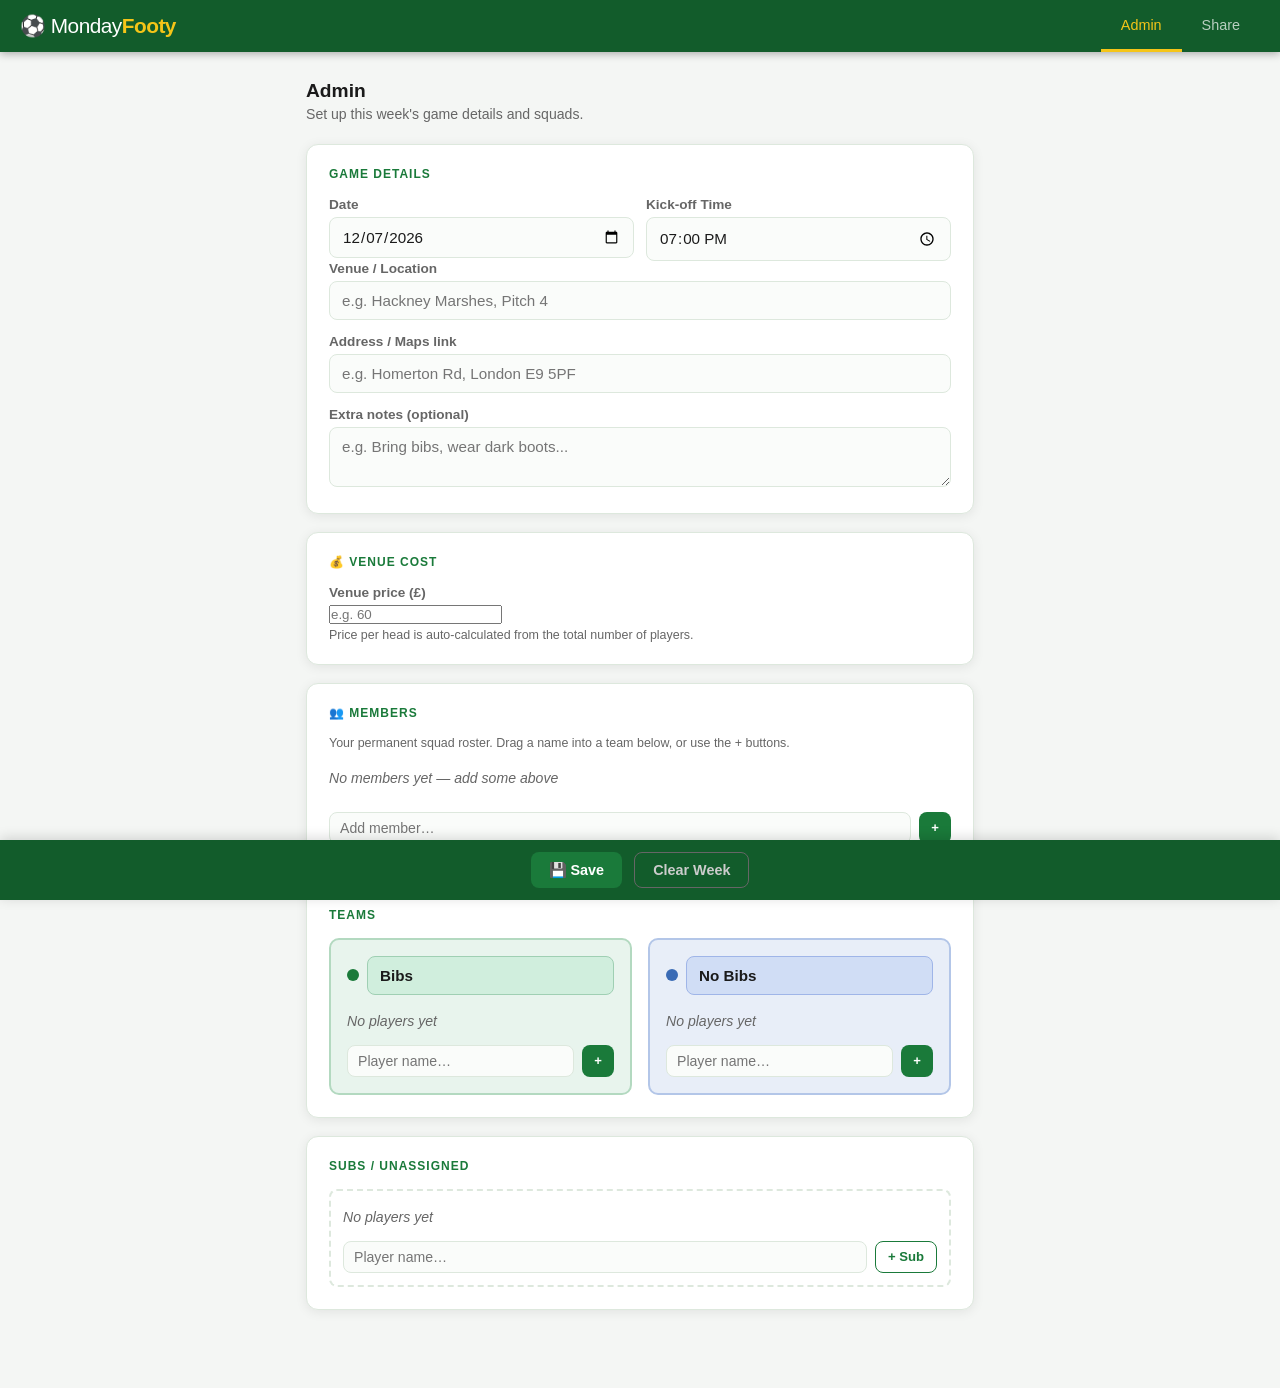
<file: footy/index.html>
<!DOCTYPE html>
<html lang="en">
<head>
  <meta charset="UTF-8" />
  <meta name="viewport" content="width=device-width, initial-scale=1.0" />
  <title>Monday Footy Night</title>
  <style>
    *, *::before, *::after { box-sizing: border-box; margin: 0; padding: 0; }

    :root {
      --green: #1a7a3a;
      --green-light: #22a34e;
      --green-dark: #125c2b;
      --yellow: #f5c518;
      --bg: #f4f6f4;
      --card: #ffffff;
      --text: #1a1a1a;
      --muted: #666;
      --border: #dde8dd;
      --red: #c0392b;
      --shadow: 0 2px 12px rgba(0,0,0,0.08);
    }

    body {
      font-family: -apple-system, BlinkMacSystemFont, 'Segoe UI', sans-serif;
      background: var(--bg);
      color: var(--text);
      min-height: 100vh;
    }

    /* NAV */
    nav {
      background: var(--green-dark);
      padding: 0 20px;
      display: flex;
      align-items: center;
      gap: 0;
      position: sticky;
      top: 0;
      z-index: 100;
      box-shadow: 0 2px 8px rgba(0,0,0,0.3);
    }
    .nav-logo {
      font-size: 1.3rem;
      font-weight: 700;
      color: var(--yellow);
      padding: 14px 20px 14px 0;
      letter-spacing: -0.5px;
    }
    .nav-logo span { color: #fff; font-weight: 400; }
    .nav-tabs { display: flex; margin-left: auto; }
    .nav-tab {
      color: rgba(255,255,255,0.7);
      padding: 16px 20px;
      cursor: pointer;
      font-size: 0.9rem;
      font-weight: 500;
      border-bottom: 3px solid transparent;
      transition: all 0.15s;
      text-decoration: none;
      user-select: none;
    }
    .nav-tab:hover { color: #fff; }
    .nav-tab.active { color: var(--yellow); border-bottom-color: var(--yellow); }

    /* LAYOUT */
    main { max-width: 700px; margin: 0 auto; padding: 28px 16px 60px; }

    .page { display: none; }
    .page.active { display: block; }

    /* CARDS */
    .card {
      background: var(--card);
      border-radius: 12px;
      border: 1px solid var(--border);
      padding: 22px;
      margin-bottom: 18px;
      box-shadow: var(--shadow);
    }
    .card-title {
      font-size: 0.75rem;
      font-weight: 700;
      text-transform: uppercase;
      letter-spacing: 1px;
      color: var(--green);
      margin-bottom: 16px;
    }

    /* FORM */
    label { display: block; font-size: 0.85rem; font-weight: 600; color: var(--muted); margin-bottom: 5px; margin-top: 14px; }
    label:first-of-type { margin-top: 0; }
    input[type="text"], input[type="date"], input[type="time"], textarea, select {
      width: 100%;
      padding: 10px 12px;
      border: 1.5px solid var(--border);
      border-radius: 8px;
      font-size: 0.95rem;
      font-family: inherit;
      background: #fafcfa;
      transition: border-color 0.15s;
      color: var(--text);
    }
    input:focus, textarea:focus, select:focus {
      outline: none;
      border-color: var(--green-light);
      background: #fff;
    }
    textarea { resize: vertical; min-height: 60px; }

    /* BUTTONS */
    .btn {
      display: inline-flex;
      align-items: center;
      gap: 6px;
      padding: 9px 18px;
      border-radius: 8px;
      font-size: 0.9rem;
      font-weight: 600;
      cursor: pointer;
      border: none;
      transition: all 0.15s;
    }
    .btn-primary { background: var(--green); color: #fff; }
    .btn-primary:hover { background: var(--green-light); }
    .btn-yellow { background: var(--yellow); color: #1a1a1a; }
    .btn-yellow:hover { background: #e8b800; }
    .btn-ghost { background: transparent; color: var(--green); border: 1.5px solid var(--green); }
    .btn-ghost:hover { background: var(--green); color: #fff; }
    .btn-danger { background: transparent; color: var(--red); border: none; padding: 4px 8px; font-size: 0.85rem; }
    .btn-danger:hover { background: #fde8e8; border-radius: 6px; }
    .btn-sm { padding: 6px 12px; font-size: 0.82rem; }
    .btn-full { width: 100%; justify-content: center; }

    /* MEMBERS */
    .members-grid {
      display: flex;
      flex-wrap: wrap;
      gap: 8px;
      min-height: 40px;
      padding: 4px 0;
    }
    .member-chip {
      display: inline-flex;
      align-items: center;
      gap: 6px;
      background: #e8f4ed;
      border: 1.5px solid #b3d9c0;
      border-radius: 20px;
      padding: 5px 8px 5px 12px;
      font-size: 0.88rem;
      font-weight: 500;
      cursor: grab;
      user-select: none;
      transition: all 0.15s;
    }
    .member-chip:hover { background: #d0eedd; border-color: var(--green); }
    .member-chip:active { cursor: grabbing; opacity: 0.7; }
    .member-chip.dragging { opacity: 0.4; }
    .member-remove {
      background: none;
      border: none;
      cursor: pointer;
      color: var(--muted);
      font-size: 0.75rem;
      padding: 0 2px;
      line-height: 1;
    }
    .member-remove:hover { color: var(--red); }
    .drag-hint {
      font-size: 0.78rem;
      color: var(--muted);
      margin-bottom: 10px;
    }

    /* TEAMS GRID */
    .teams-grid {
      display: grid;
      grid-template-columns: 1fr 1fr;
      gap: 16px;
    }
    @media (max-width: 500px) { .teams-grid { grid-template-columns: 1fr; } }

    .team-card {
      border-radius: 10px;
      padding: 16px;
      border: 2px solid transparent;
      transition: background 0.15s, border-color 0.15s, box-shadow 0.15s;
    }
    .team-card.team-a { background: #e8f4ed; border-color: #b3d9c0; }
    .team-card.team-b { background: #e8eef8; border-color: #b3c6e8; }
    .team-card.drag-over {
      border-color: var(--green) !important;
      background: #c8ecda !important;
      box-shadow: 0 0 0 3px rgba(26,122,58,0.2);
    }
    .team-card.team-b.drag-over {
      border-color: #3a6bb5 !important;
      background: #c4d5f5 !important;
      box-shadow: 0 0 0 3px rgba(58,107,181,0.2);
    }

    .team-name-row {
      display: flex;
      align-items: center;
      gap: 8px;
      margin-bottom: 12px;
    }
    .team-dot { width: 12px; height: 12px; border-radius: 50%; flex-shrink: 0; }
    .team-dot.a { background: var(--green); }
    .team-dot.b { background: #3a6bb5; }

    .team-name-input {
      flex: 1;
      font-weight: 700;
      font-size: 1rem;
      padding: 6px 10px;
      border-radius: 6px;
    }
    .team-card.team-a .team-name-input { background: #d0eedd; border-color: #9fcfb3; }
    .team-card.team-b .team-name-input { background: #d0ddf5; border-color: #9fb5e8; }

    .player-list { list-style: none; margin-bottom: 10px; }
    .player-item {
      display: flex;
      align-items: center;
      justify-content: space-between;
      padding: 6px 0;
      border-bottom: 1px solid rgba(0,0,0,0.06);
      font-size: 0.92rem;
    }
    .player-item:last-child { border-bottom: none; }

    .player-number {
      font-size: 0.72rem;
      font-weight: 700;
      color: var(--muted);
      width: 20px;
      flex-shrink: 0;
    }
    .player-name { flex: 1; }

    .add-player-row {
      display: flex;
      gap: 8px;
      margin-top: 6px;
    }
    .add-player-row input { flex: 1; padding: 7px 10px; font-size: 0.88rem; }

    /* SUBS DROP ZONE */
    .subs-drop-zone {
      border-radius: 8px;
      border: 2px dashed var(--border);
      padding: 12px;
      transition: all 0.15s;
    }
    .subs-drop-zone.drag-over {
      border-color: var(--green);
      background: #e8f4ed;
    }

    /* SHARE PAGE */
    .share-preview {
      background: #e5ddd5;
      border-radius: 12px;
      padding: 18px;
      font-family: 'Segoe UI', sans-serif;
      white-space: pre-wrap;
      font-size: 0.92rem;
      line-height: 1.65;
      color: #111;
      border: 1px solid #d0c8c0;
      min-height: 120px;
    }
    .wa-bubble {
      background: #dcf8c6;
      border-radius: 8px 8px 2px 8px;
      padding: 10px 14px;
      display: inline-block;
      max-width: 90%;
      white-space: pre-wrap;
      line-height: 1.6;
      font-size: 0.92rem;
      box-shadow: 0 1px 2px rgba(0,0,0,0.12);
      word-break: break-word;
    }

    .copy-bar {
      display: flex;
      gap: 10px;
      margin-top: 14px;
      flex-wrap: wrap;
    }

    .copy-feedback {
      font-size: 0.82rem;
      color: var(--green);
      font-weight: 600;
      align-self: center;
      opacity: 0;
      transition: opacity 0.2s;
    }
    .copy-feedback.show { opacity: 1; }

    /* SAVE BAR */
    .save-bar {
      position: fixed;
      bottom: 0; left: 0; right: 0;
      background: var(--green-dark);
      padding: 12px 20px;
      display: flex;
      justify-content: center;
      gap: 12px;
      box-shadow: 0 -2px 12px rgba(0,0,0,0.15);
    }

    /* MISC */
    .empty-state { color: var(--muted); font-size: 0.88rem; font-style: italic; padding: 6px 0; }
    .row { display: flex; gap: 12px; }
    .row > * { flex: 1; }
    .section-divider { height: 1px; background: var(--border); margin: 20px 0; }

    .badge {
      display: inline-block;
      background: var(--green-light);
      color: #fff;
      font-size: 0.7rem;
      font-weight: 700;
      padding: 2px 7px;
      border-radius: 20px;
      vertical-align: middle;
      margin-left: 6px;
    }

    .hint { font-size: 0.78rem; color: var(--muted); margin-top: 4px; }

    h2 { font-size: 1.2rem; font-weight: 700; margin-bottom: 4px; }
    .page-subtitle { color: var(--muted); font-size: 0.88rem; margin-bottom: 22px; }

    /* VENUE COST */
    .calc-result {
      margin-top: 16px;
      background: #e8f4ed;
      border: 1.5px solid #b3d9c0;
      border-radius: 10px;
      padding: 14px 18px;
      display: flex;
      align-items: center;
      gap: 12px;
    }
    .calc-result-amount {
      font-size: 2rem;
      font-weight: 800;
      color: var(--green);
      line-height: 1;
    }
    .calc-result-label {
      font-size: 0.88rem;
      color: var(--muted);
      line-height: 1.4;
    }
    .calc-result-label strong { color: var(--text); display: block; font-size: 0.95rem; }
    .calc-result.hidden { display: none; }
  </style>
</head>
<body>

<nav>
  <div class="nav-logo">⚽ <span>Monday</span>Footy</div>
  <div class="nav-tabs">
    <div class="nav-tab active" onclick="showPage('admin')">Admin</div>
    <div class="nav-tab" onclick="showPage('share')">Share</div>
  </div>
</nav>

<main>

  <!-- ADMIN PAGE -->
  <div class="page active" id="page-admin">
    <h2>Admin</h2>
    <p class="page-subtitle">Set up this week's game details and squads.</p>

    <!-- Game Details -->
    <div class="card">
      <div class="card-title">Game Details</div>

      <div class="row">
        <div>
          <label>Date</label>
          <input type="date" id="game-date" />
        </div>
        <div>
          <label>Kick-off Time</label>
          <input type="time" id="game-time" value="19:00" />
        </div>
      </div>

      <label>Venue / Location</label>
      <input type="text" id="game-venue" placeholder="e.g. Hackney Marshes, Pitch 4" />

      <label>Address / Maps link</label>
      <input type="text" id="game-address" placeholder="e.g. Homerton Rd, London E9 5PF" />

      <label>Extra notes (optional)</label>
      <textarea id="game-notes" placeholder="e.g. Bring bibs, wear dark boots..."></textarea>
    </div>

    <!-- Venue Cost -->
    <div class="card">
      <div class="card-title">💰 Venue Cost</div>
      <label>Venue price (£)</label>
      <input type="number" id="calc-venue" placeholder="e.g. 60" min="0" step="0.01" oninput="calcCost()" />
      <div class="hint">Price per head is auto-calculated from the total number of players.</div>
      <div class="calc-result hidden" id="calc-result">
        <div class="calc-result-amount" id="calc-per-person">—</div>
        <div class="calc-result-label">
          <strong>price per head</strong>
          <span id="calc-breakdown"></span>
        </div>
      </div>
    </div>

    <!-- Members -->
    <div class="card">
      <div class="card-title">👥 Members</div>
      <p class="drag-hint">Your permanent squad roster. Drag a name into a team below, or use the + buttons.</p>
      <div id="members-list" class="members-grid"></div>
      <div class="add-player-row" style="margin-top:12px">
        <input type="text" id="member-input" placeholder="Add member…" onkeydown="if(event.key==='Enter') addMember()" />
        <button class="btn btn-sm btn-primary" onclick="addMember()">+</button>
      </div>
    </div>

    <!-- Teams -->
    <div class="card">
      <div class="card-title">Teams</div>
      <div class="teams-grid">

        <!-- Team A -->
        <div class="team-card team-a"
             ondragover="dragOver(event)"
             ondragleave="dragLeave(event)"
             ondrop="drop(event, 'a')">
          <div class="team-name-row">
            <div class="team-dot a"></div>
            <input type="text" class="team-name-input" id="team-a-name" value="Bibs" placeholder="Team name" />
          </div>
          <ul class="player-list" id="team-a-list"></ul>
          <div class="add-player-row">
            <input type="text" id="team-a-input" placeholder="Player name…" onkeydown="if(event.key==='Enter') addPlayer('a')" />
            <button class="btn btn-sm btn-primary" onclick="addPlayer('a')">+</button>
          </div>
        </div>

        <!-- Team B -->
        <div class="team-card team-b"
             ondragover="dragOver(event)"
             ondragleave="dragLeave(event)"
             ondrop="drop(event, 'b')">
          <div class="team-name-row">
            <div class="team-dot b"></div>
            <input type="text" class="team-name-input" id="team-b-name" value="No Bibs" placeholder="Team name" />
          </div>
          <ul class="player-list" id="team-b-list"></ul>
          <div class="add-player-row">
            <input type="text" id="team-b-input" placeholder="Player name…" onkeydown="if(event.key==='Enter') addPlayer('b')" />
            <button class="btn btn-sm btn-primary" onclick="addPlayer('b')">+</button>
          </div>
        </div>

      </div>
    </div>

    <!-- Subs -->
    <div class="card">
      <div class="card-title">Subs / Unassigned</div>
      <div class="subs-drop-zone"
           ondragover="dragOver(event)"
           ondragleave="dragLeave(event)"
           ondrop="drop(event, 'subs')">
        <ul class="player-list" id="subs-list"></ul>
        <div class="add-player-row">
          <input type="text" id="subs-input" placeholder="Player name…" onkeydown="if(event.key==='Enter') addPlayer('subs')" />
          <button class="btn btn-sm btn-ghost" onclick="addPlayer('subs')">+ Sub</button>
        </div>
      </div>
    </div>

  </div>

  <!-- SHARE PAGE -->
  <div class="page" id="page-share">
    <h2>Share</h2>
    <p class="page-subtitle">Copy the message below and paste into your WhatsApp group.</p>

    <div class="card">
      <div class="card-title">Message Preview</div>
      <div style="background:#e5ddd5; border-radius:10px; padding:14px 12px; overflow-x:auto;">
        <div class="wa-bubble" id="wa-preview">Loading…</div>
      </div>
      <div class="copy-bar">
        <button class="btn btn-yellow" onclick="copyMessage()">📋 Copy Message</button>
        <button class="btn btn-ghost btn-sm" onclick="copyMessage('plain')">Copy plain text</button>
        <span class="copy-feedback" id="copy-feedback">Copied!</span>
      </div>
    </div>

    <div class="card">
      <div class="card-title">Customise Message</div>
      <label>Intro line (optional)</label>
      <input type="text" id="custom-intro" placeholder="e.g. Right lads, footy is ON this Monday! 🔥" />
      <div class="hint">Leave blank to use the default intro.</div>
      <label>Outro / Sign-off (optional)</label>
      <input type="text" id="custom-outro" placeholder="e.g. Let me know if you can't make it!" />
      <div style="margin-top:14px">
        <button class="btn btn-primary btn-sm" onclick="refreshPreview()">Refresh Preview</button>
      </div>
    </div>

  </div>

</main>

<div class="save-bar">
  <button class="btn btn-primary" onclick="saveData()">💾 Save</button>
  <button class="btn btn-ghost" onclick="clearWeek()" style="color:#ccc; border-color:#666;">Clear Week</button>
</div>

<script>
  // ─── State ───────────────────────────────────────────────
  let state = {
    date: '',
    time: '19:00',
    venue: '',
    address: '',
    venuePrice: '',
    notes: '',
    teamAName: 'Bibs',
    teamBName: 'No Bibs',
    teamA: [],
    teamB: [],
    subs: [],
    customIntro: '',
    customOutro: '',
  };

  // Members are stored separately so they persist across Clear Week
  let members = [];

  // ─── Init ─────────────────────────────────────────────────
  function init() {
    const saved = localStorage.getItem('footynight');
    if (saved) state = { ...state, ...JSON.parse(saved) };

    const savedMembers = localStorage.getItem('footyMembers');
    if (savedMembers) members = JSON.parse(savedMembers);

    // Set next Monday as default date if no date saved
    if (!state.date) {
      const today = new Date();
      const day = today.getDay();
      const diff = day === 1 ? 7 : (8 - day) % 7;
      const nextMon = new Date(today);
      nextMon.setDate(today.getDate() + diff);
      state.date = nextMon.toISOString().split('T')[0];
    }

    loadForm();
    renderMembers();
    renderPlayers('a');
    renderPlayers('b');
    renderPlayers('subs');
  }

  function loadForm() {
    document.getElementById('game-date').value = state.date;
    document.getElementById('game-time').value = state.time;
    document.getElementById('game-venue').value = state.venue;
    document.getElementById('game-address').value = state.address;
    document.getElementById('game-notes').value = state.notes;
    document.getElementById('team-a-name').value = state.teamAName;
    document.getElementById('team-b-name').value = state.teamBName;
    document.getElementById('custom-intro').value = state.customIntro;
    document.getElementById('custom-outro').value = state.customOutro;
    if (state.venuePrice) {
      document.getElementById('calc-venue').value = state.venuePrice;
      calcCost();
    }
  }

  // ─── Navigation ──────────────────────────────────────────
  function showPage(page) {
    document.querySelectorAll('.page').forEach(p => p.classList.remove('active'));
    document.querySelectorAll('.nav-tab').forEach(t => t.classList.remove('active'));
    document.getElementById('page-' + page).classList.add('active');
    event.target.classList.add('active');
    if (page === 'share') {
      readForm();
      refreshPreview();
    }
  }

  // ─── Members ─────────────────────────────────────────────
  function addMember() {
    const input = document.getElementById('member-input');
    const name = input.value.trim();
    if (!name) return;
    if (!members.includes(name)) members.push(name);
    input.value = '';
    input.focus();
    saveMembers();
    renderMembers();
  }

  function removeMember(index) {
    members.splice(index, 1);
    saveMembers();
    renderMembers();
  }

  function saveMembers() {
    localStorage.setItem('footyMembers', JSON.stringify(members));
  }

  function renderMembers() {
    const container = document.getElementById('members-list');
    if (members.length === 0) {
      container.innerHTML = '<span class="empty-state">No members yet — add some above</span>';
      return;
    }
    container.innerHTML = members.map((m, i) => `
      <div class="member-chip"
           draggable="true"
           ondragstart="dragStart(event, '${escAttr(m)}')"
           ondragend="dragEnd(event)"
           title="Drag into a team">
        <span>${escHtml(m)}</span>
        <button class="member-remove" onclick="removeMember(${i})" title="Remove from roster">✕</button>
      </div>
    `).join('');
  }

  // ─── Drag and Drop ───────────────────────────────────────
  let draggedName = '';

  function dragStart(event, name) {
    draggedName = name;
    event.dataTransfer.effectAllowed = 'copy';
    event.dataTransfer.setData('text/plain', name);
    event.currentTarget.classList.add('dragging');
  }

  function dragEnd(event) {
    event.currentTarget.classList.remove('dragging');
  }

  function dragOver(event) {
    event.preventDefault();
    event.dataTransfer.dropEffect = 'copy';
    event.currentTarget.classList.add('drag-over');
  }

  function dragLeave(event) {
    event.currentTarget.classList.remove('drag-over');
  }

  function drop(event, team) {
    event.preventDefault();
    event.currentTarget.classList.remove('drag-over');
    const name = draggedName || event.dataTransfer.getData('text/plain');
    if (!name) return;
    const key = playerKey(team);
    if (!state[key].includes(name)) {
      state[key].push(name);
      renderPlayers(team);
    }
    draggedName = '';
  }

  // ─── Players ─────────────────────────────────────────────
  function playerKey(team) {
    return team === 'a' ? 'teamA' : team === 'b' ? 'teamB' : 'subs';
  }

  function addPlayer(team) {
    const inputId = team === 'subs' ? 'subs-input' : `team-${team}-input`;
    const input = document.getElementById(inputId);
    const name = input.value.trim();
    if (!name) return;
    state[playerKey(team)].push(name);
    input.value = '';
    input.focus();
    renderPlayers(team);
  }

  function removePlayer(team, index) {
    state[playerKey(team)].splice(index, 1);
    renderPlayers(team);
  }

  function renderPlayers(team) {
    const key = playerKey(team);
    const listId = team === 'subs' ? 'subs-list' : `team-${team}-list`;
    const ul = document.getElementById(listId);
    const players = state[key];

    if (players.length === 0) {
      ul.innerHTML = `<li class="empty-state">No players yet</li>`;
    } else {
      ul.innerHTML = players.map((p, i) => `
        <li class="player-item">
          <span class="player-number">${i + 1}.</span>
          <span class="player-name">${escHtml(p)}</span>
          <button class="btn btn-danger" onclick="removePlayer('${team}', ${i})">✕</button>
        </li>
      `).join('');
    }

    calcCost();
  }

  // ─── Save / Load ─────────────────────────────────────────
  function readForm() {
    state.date        = document.getElementById('game-date').value;
    state.time        = document.getElementById('game-time').value;
    state.venue       = document.getElementById('game-venue').value.trim();
    state.address     = document.getElementById('game-address').value.trim();
    state.venuePrice  = document.getElementById('calc-venue').value.trim();
    state.notes       = document.getElementById('game-notes').value.trim();
    state.teamAName   = document.getElementById('team-a-name').value.trim() || 'Team A';
    state.teamBName   = document.getElementById('team-b-name').value.trim() || 'Team B';
    state.customIntro = document.getElementById('custom-intro').value.trim();
    state.customOutro = document.getElementById('custom-outro').value.trim();
  }

  function saveData() {
    readForm();
    localStorage.setItem('footynight', JSON.stringify(state));
    const btn = event.target;
    btn.textContent = '✅ Saved!';
    setTimeout(() => btn.textContent = '💾 Save', 1500);
  }

  function clearWeek() {
    if (!confirm('Clear all player lists and game details for this week? (Members roster will be kept.)')) return;
    state = {
      date: '', time: '19:00', venue: '', address: '',
      venuePrice: '', notes: '', teamAName: 'Bibs', teamBName: 'No Bibs',
      teamA: [], teamB: [], subs: [], customIntro: '', customOutro: ''
    };
    localStorage.removeItem('footynight');
    document.getElementById('calc-venue').value = '';
    document.getElementById('calc-result').classList.add('hidden');
    init();
  }

  // ─── Message Builder ─────────────────────────────────────
  function formatDate(dateStr) {
    if (!dateStr) return 'Monday';
    const d = new Date(dateStr + 'T12:00:00');
    return d.toLocaleDateString('en-GB', { weekday: 'long', day: 'numeric', month: 'long' });
  }

  function formatTime(timeStr) {
    if (!timeStr) return '';
    const [h, m] = timeStr.split(':');
    const hour = parseInt(h);
    const ampm = hour >= 12 ? 'pm' : 'am';
    const h12 = hour % 12 || 12;
    return m === '00' ? `${h12}${ampm}` : `${h12}:${m}${ampm}`;
  }

  function buildMessage() {
    readForm();
    const lines = [];

    const intro = state.customIntro || `⚽ *Monday Night Footy is ON!*`;
    lines.push(intro);
    lines.push('');

    const dateLine = [formatDate(state.date), state.time ? `@ ${formatTime(state.time)}` : ''].filter(Boolean).join(' ');
    if (dateLine) lines.push(`📅 ${dateLine}`);

    if (state.venue) lines.push(`📍 ${state.venue}`);
    if (state.address) lines.push(`🗺️ ${state.address}`);

    // Auto-compute price per head
    if (state.venuePrice) {
      const total = parseFloat(state.venuePrice);
      const count = state.teamA.length + state.teamB.length + state.subs.length;
      if (!isNaN(total) && total > 0 && count > 0) {
        const perHead = total / count;
        const perHeadStr = perHead % 1 === 0 ? `£${perHead}` : `£${perHead.toFixed(2)}`;
        lines.push(`💰 ${perHeadStr} per head`);
      }
    }

    lines.push('');

    const hasA = state.teamA.length > 0;
    const hasB = state.teamB.length > 0;

    if (hasA || hasB) {
      lines.push('👕 *Teams*');

      if (hasA) {
        lines.push('');
        lines.push(`*${state.teamAName}* (${state.teamA.length})`);
        state.teamA.forEach((p, i) => lines.push(`  ${i + 1}. ${p}`));
      }

      if (hasB) {
        lines.push('');
        lines.push(`*${state.teamBName}* (${state.teamB.length})`);
        state.teamB.forEach((p, i) => lines.push(`  ${i + 1}. ${p}`));
      }

      lines.push('');
    }

    if (state.subs.length > 0) {
      lines.push(`🔄 *Subs / Standby*`);
      state.subs.forEach((p, i) => lines.push(`  ${i + 1}. ${p}`));
      lines.push('');
    }

    if (state.notes) {
      lines.push(`📝 ${state.notes}`);
      lines.push('');
    }

    const outro = state.customOutro || `See you out there! 🏃‍♂️`;
    lines.push(outro);

    return lines.join('\n');
  }

  function refreshPreview() {
    const msg = buildMessage();
    const preview = document.getElementById('wa-preview');
    preview.innerHTML = escHtml(msg)
      .replace(/\*(.*?)\*/g, '<b>$1</b>')
      .replace(/\n/g, '<br/>');
  }

  async function copyMessage(type) {
    readForm();
    let text = buildMessage();
    if (type === 'plain') text = text.replace(/\*/g, '');

    try {
      await navigator.clipboard.writeText(text);
    } catch {
      const ta = document.createElement('textarea');
      ta.value = text;
      ta.style.position = 'fixed';
      ta.style.opacity = '0';
      document.body.appendChild(ta);
      ta.select();
      document.execCommand('copy');
      document.body.removeChild(ta);
    }

    const fb = document.getElementById('copy-feedback');
    fb.classList.add('show');
    setTimeout(() => fb.classList.remove('show'), 2000);
    refreshPreview();
  }

  // ─── Cost Calculator ─────────────────────────────────────
  function calcCost() {
    const venueInput = document.getElementById('calc-venue').value;
    const total = parseFloat(venueInput);
    const count = state.teamA.length + state.teamB.length + state.subs.length;

    const resultEl = document.getElementById('calc-result');
    if (!venueInput || isNaN(total) || total <= 0 || count <= 0) {
      resultEl.classList.add('hidden');
      return;
    }

    const perPerson = total / count;
    const perPersonStr = perPerson % 1 === 0 ? `£${perPerson}` : `£${perPerson.toFixed(2)}`;

    document.getElementById('calc-per-person').textContent = perPersonStr;
    document.getElementById('calc-breakdown').textContent =
      `£${total.toFixed(2)} ÷ ${count} players`;
    resultEl.classList.remove('hidden');
  }

  // ─── Utils ───────────────────────────────────────────────
  function escHtml(str) {
    return String(str).replace(/&/g,'&amp;').replace(/</g,'&lt;').replace(/>/g,'&gt;');
  }

  function escAttr(str) {
    return String(str).replace(/'/g,'&#39;').replace(/"/g,'&quot;').replace(/</g,'&lt;').replace(/>/g,'&gt;');
  }

  // ─── Boot ─────────────────────────────────────────────────
  init();
</script>
</body>
</html>
</file>
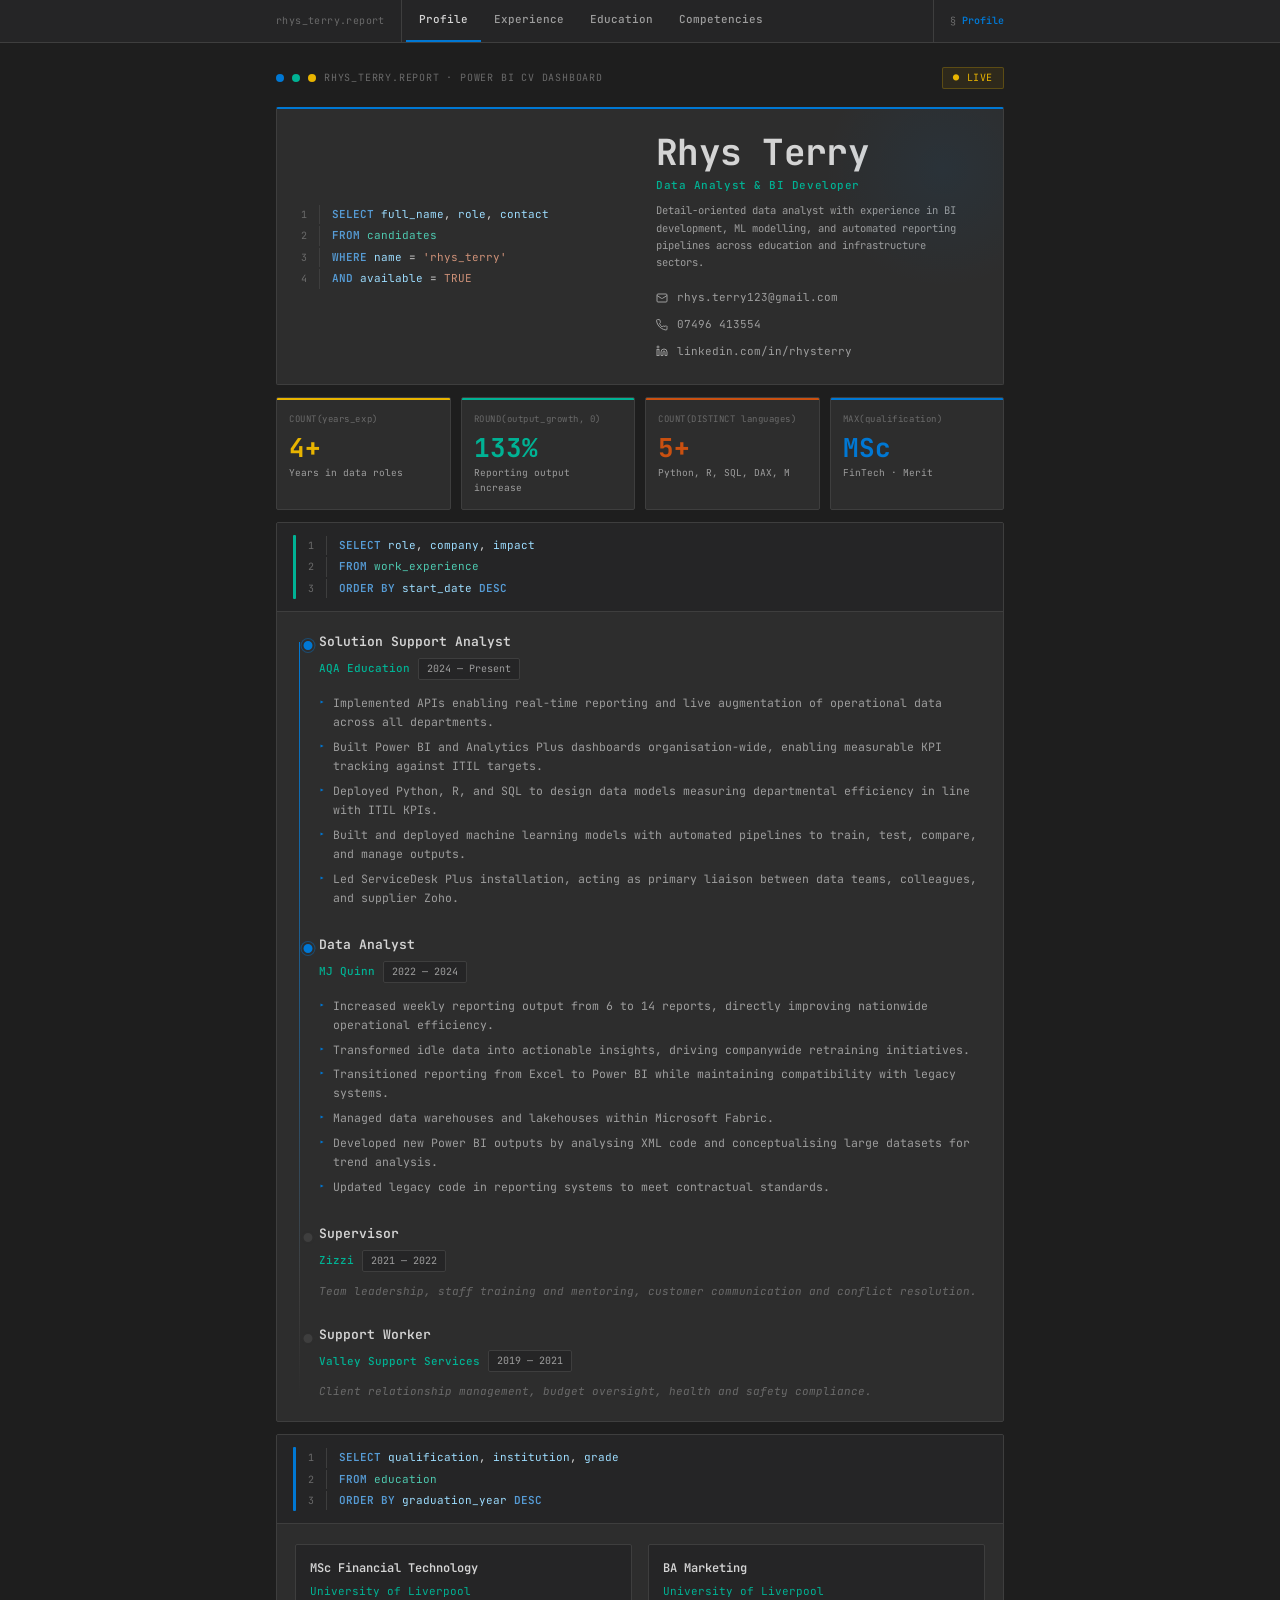
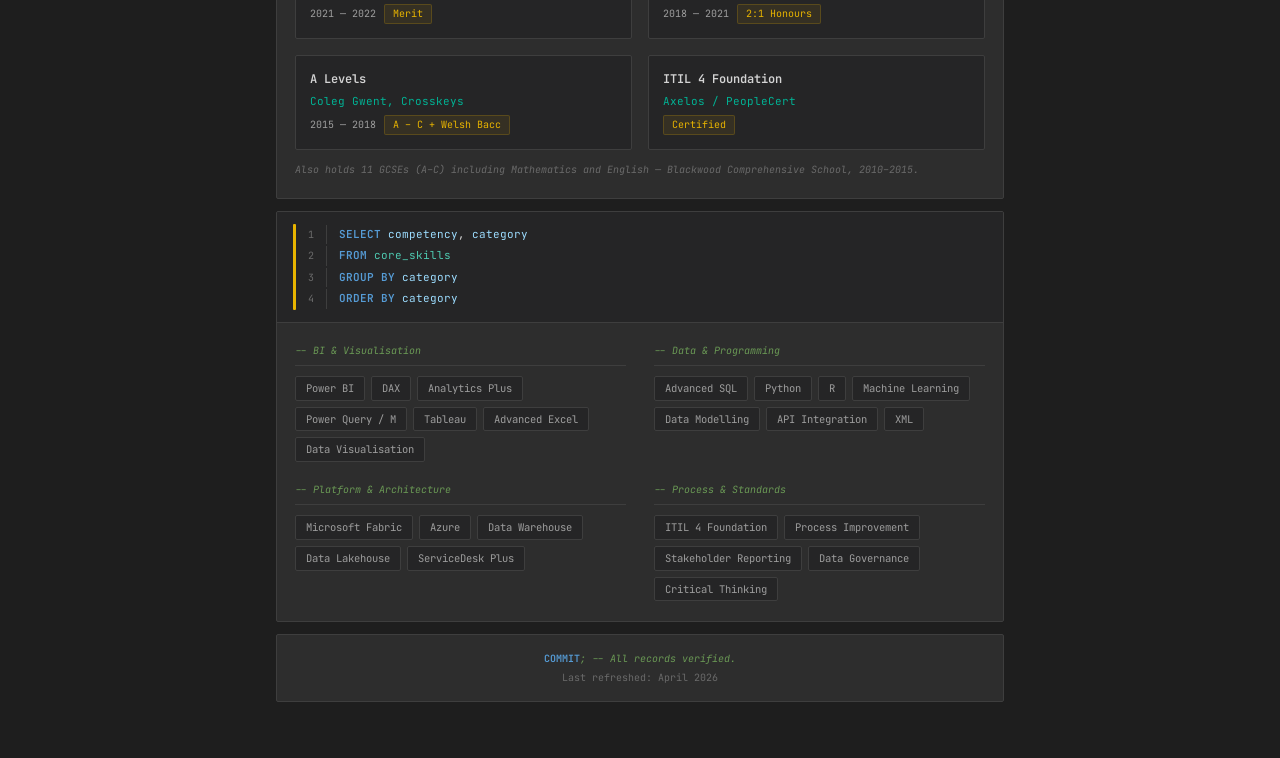
<file: rhys/index.html>
<!DOCTYPE html>
<html lang="en">
<head>
<meta charset="UTF-8">
<meta name="viewport" content="width=device-width, initial-scale=1.0">
<title>Rhys Terry — CV</title>
<meta name="description" content="Rhys Terry — Data Analyst & BI Developer. Specialist in Power BI, Python, SQL, machine learning and Azure data platforms.">
<link href="https://fonts.googleapis.com/css2?family=JetBrains+Mono:wght@300;400;500;600;700&display=swap" rel="stylesheet">
<style>
  :root {
    --bg:      #1e1e1e;
    --surface: #252526;
    --card:    #2d2d2d;
    --border:  #3e3e3e;
    --blue:    #0078d4;
    --teal:    #00b294;
    --gold:    #e8b400;
    --orange:  #ca5010;
    --text:    #d4d4d4;
    --muted:   #9d9d9d;
    --subtle:  #6a6a6a;

    --sql-kw:  #569cd6;
    --sql-col: #9cdcfe;
    --sql-val: #ce9178;
    --sql-fn:  #dcdcaa;
    --sql-tbl: #4ec9b0;
    --sql-cmt: #6a9955;
  }

  * { margin: 0; padding: 0; box-sizing: border-box; }
  html { scroll-behavior: smooth; scroll-padding-top: 42px; }

  body {
    background: var(--bg);
    color: var(--text);
    font-family: 'JetBrains Mono', monospace;
    font-size: 13px;
    line-height: 1.6;
    min-height: 100vh;
  }

  ::-webkit-scrollbar { width: 6px; }
  ::-webkit-scrollbar-track { background: var(--bg); }
  ::-webkit-scrollbar-thumb { background: var(--border); border-radius: 3px; }
  ::-webkit-scrollbar-thumb:hover { background: var(--subtle); }

  .page {
    max-width: 760px;
    margin: 0 auto;
    padding: 24px 16px 56px;
  }

  /* ── NAV ── */
  .nav-wrap {
    position: sticky;
    top: 0;
    z-index: 100;
    background: var(--surface);
    border-bottom: 1px solid var(--border);
  }
  .nav {
    max-width: 760px;
    margin: 0 auto;
    padding: 0 16px;
    display: flex;
    align-items: stretch;
    height: 42px;
  }
  .nav-brand {
    display: flex;
    align-items: center;
    font-size: 10px;
    color: var(--subtle);
    padding-right: 16px;
    margin-right: 4px;
    border-right: 1px solid var(--border);
    white-space: nowrap;
    flex-shrink: 0;
    letter-spacing: .04em;
  }
  .nav-tabs { display: flex; align-items: stretch; }
  .nav-tab {
    display: flex;
    align-items: center;
    padding: 0 13px;
    font-size: 11px;
    font-weight: 500;
    color: var(--muted);
    text-decoration: none;
    border-bottom: 2px solid transparent;
    transition: color .15s, border-color .15s;
    white-space: nowrap;
  }
  .nav-tab:hover { color: var(--text); }
  .nav-tab.active { color: var(--text); border-bottom-color: var(--blue); }
  .nav-spacer { flex: 1; }
  .nav-loc {
    display: flex;
    align-items: center;
    gap: 6px;
    font-size: 10px;
    color: var(--subtle);
    flex-shrink: 0;
    border-left: 1px solid var(--border);
    padding-left: 16px;
    margin-left: 4px;
  }
  #nav-current { color: var(--blue); font-weight: 600; }

  /* ── TOPBAR ── */
  .topbar {
    display: flex;
    align-items: center;
    gap: 8px;
    margin-bottom: 18px;
    opacity: 0;
    animation: fadeUp .35s ease forwards;
  }
  .dot { width: 8px; height: 8px; border-radius: 50%; flex-shrink: 0; }
  .topbar-label {
    font-size: 10px; color: var(--subtle);
    letter-spacing: .08em; text-transform: uppercase;
    flex: 1; min-width: 0; overflow: hidden;
    text-overflow: ellipsis; white-space: nowrap;
  }
  .live-badge {
    font-size: 10px; padding: 2px 10px; border-radius: 2px;
    background: rgba(232,180,0,.08); color: var(--gold);
    border: 1px solid rgba(232,180,0,.25);
    letter-spacing: .06em; flex-shrink: 0;
  }

  /* ── SQL BLOCKS ── */
  .sql-block { font-size: 11px; }
  .sql-line { display: flex; align-items: baseline; line-height: 1.95; }
  .ln {
    min-width: 18px;
    color: var(--subtle);
    font-size: 10px;
    text-align: right;
    user-select: none;
    padding-right: 12px;
    border-right: 1px solid var(--border);
    margin-right: 12px;
    flex-shrink: 0;
  }
  .lc { flex: 1; }
  .kw  { color: var(--sql-kw);  font-weight: 600; }
  .col { color: var(--sql-col); }
  .val { color: var(--sql-val); }
  .fn  { color: var(--sql-fn);  }
  .tbl { color: var(--sql-tbl); }
  .cmt { color: var(--sql-cmt); font-style: italic; }

  /* ── HERO ── */
  .hero {
    background: var(--card);
    border: 1px solid var(--border);
    border-top: 2px solid var(--blue);
    border-radius: 2px;
    padding: 24px;
    margin-bottom: 12px;
    position: relative;
    overflow: hidden;
    opacity: 0;
    animation: fadeUp .35s ease .07s forwards;
  }
  .hero::after {
    content: '';
    position: absolute; top: -60px; right: -60px;
    width: 240px; height: 240px;
    background: radial-gradient(circle, rgba(0,120,212,.07) 0%, transparent 70%);
    pointer-events: none;
  }
  .hero-grid {
    display: grid;
    grid-template-columns: 1fr 1fr;
    gap: 32px;
    align-items: center;
  }
  .hero-name {
    font-size: clamp(24px, 5vw, 36px);
    font-weight: 700;
    letter-spacing: -.02em;
    line-height: 1.1;
    margin-bottom: 4px;
    color: var(--text);
  }
  .hero-role {
    font-size: 11px; color: var(--teal);
    font-weight: 500; letter-spacing: .05em;
    margin-bottom: 8px;
  }
  .hero-summary {
    font-size: 10.5px; color: var(--muted);
    line-height: 1.65; margin-bottom: 18px;
  }
  .contacts { display: flex; flex-direction: column; gap: 9px; }
  .contact-item { display: flex; align-items: center; gap: 9px; font-size: 11px; color: var(--muted); }
  .contact-item a { color: var(--muted); text-decoration: none; }
  .contact-item a:hover { color: var(--teal); }
  .contact-item svg { flex-shrink: 0; }

  /* ── KPI STRIP ── */
  .kpi-strip {
    display: grid;
    grid-template-columns: repeat(4, 1fr);
    gap: 10px;
    margin-bottom: 12px;
    opacity: 0;
    animation: fadeUp .35s ease .14s forwards;
  }
  .kpi {
    background: var(--card);
    border: 1px solid var(--border);
    border-radius: 2px;
    padding: 14px 12px;
    position: relative;
    overflow: hidden;
  }
  .kpi::before { content: ''; position: absolute; top: 0; left: 0; right: 0; height: 2px; }
  .kpi.gold::before   { background: var(--gold); }
  .kpi.teal::before   { background: var(--teal); }
  .kpi.blue::before   { background: var(--blue); }
  .kpi.orange::before { background: var(--orange); }
  .kpi-label { font-size: 9px; color: var(--subtle); letter-spacing: .06em; margin-bottom: 8px; }
  .kpi-val   { font-size: 26px; font-weight: 700; line-height: 1; margin-bottom: 4px; }
  .kpi.gold   .kpi-val { color: var(--gold); }
  .kpi.teal   .kpi-val { color: var(--teal); }
  .kpi.blue   .kpi-val { color: var(--blue); }
  .kpi.orange .kpi-val { color: var(--orange); }
  .kpi-sub { font-size: 9.5px; color: var(--muted); }

  /* ── SECTION CARD ── */
  .section-card {
    background: var(--card);
    border: 1px solid var(--border);
    border-radius: 2px;
    overflow: hidden;
    margin-bottom: 12px;
    opacity: 0;
    animation: fadeUp .35s ease forwards;
  }
  .section-card:nth-of-type(1) { animation-delay: .21s; }
  .section-card:nth-of-type(2) { animation-delay: .28s; }
  .section-card:nth-of-type(3) { animation-delay: .35s; }

  .sec-header {
    display: flex;
    align-items: flex-start;
    gap: 12px;
    padding: 12px 16px;
    background: var(--surface);
    border-bottom: 1px solid var(--border);
  }
  .sec-bar { width: 3px; border-radius: 1px; flex-shrink: 0; align-self: stretch; min-height: 16px; }
  .sec-body { padding: 20px 18px; }

  /* ── EXPERIENCE TIMELINE ── */
  .timeline { position: relative; padding-left: 24px; }
  .timeline::before {
    content: '';
    position: absolute;
    left: 4px; top: 10px; bottom: 4px;
    width: 1px;
    background: linear-gradient(to bottom, var(--blue), var(--border) 85%, transparent);
  }
  .exp-item { position: relative; padding-bottom: 24px; }
  .exp-item:last-child { padding-bottom: 0; }
  .exp-item::before {
    content: '';
    position: absolute;
    left: -24px; top: 7px;
    width: 9px; height: 9px;
    border-radius: 50%;
    background: var(--blue);
    border: 2px solid var(--card);
    box-shadow: 0 0 0 1px rgba(0,120,212,.4);
    transform: translateX(50%);
  }
  .exp-item.minor::before { background: var(--border); box-shadow: none; }
  .exp-title   { font-size: 13px; font-weight: 600; color: var(--text); margin-bottom: 5px; }
  .exp-meta    { display: flex; flex-wrap: wrap; gap: 8px; align-items: center; margin-bottom: 11px; }
  .exp-company { color: var(--teal); font-size: 11px; font-weight: 500; }
  .exp-date    {
    font-size: 10px; color: var(--muted);
    background: var(--surface); border: 1px solid var(--border);
    padding: 2px 8px; border-radius: 2px;
  }
  .exp-bullets { list-style: none; }
  .exp-bullets li {
    font-size: 11.5px; color: var(--muted);
    padding: 3px 0 3px 14px; position: relative;
    line-height: 1.65;
  }
  .exp-bullets li::before {
    content: '▸'; position: absolute; left: 0;
    color: var(--blue); font-size: 10px; top: 4px;
  }
  .exp-note { font-size: 11px; color: var(--subtle); font-style: italic; }

  /* ── EDUCATION ── */
  .edu-grid {
    display: grid;
    grid-template-columns: 1fr 1fr;
    gap: 16px;
  }
  .edu-item {
    background: var(--surface);
    border: 1px solid var(--border);
    border-radius: 2px;
    padding: 14px;
  }
  .edu-qual  { font-size: 12px; font-weight: 600; color: var(--text); margin-bottom: 4px; }
  .edu-inst  { font-size: 11px; color: var(--teal); margin-bottom: 4px; }
  .edu-meta  { display: flex; gap: 8px; align-items: center; flex-wrap: wrap; }
  .edu-dates { font-size: 10px; color: var(--muted); }
  .edu-grade {
    font-size: 10px; color: var(--gold);
    background: rgba(232,180,0,.08);
    border: 1px solid rgba(232,180,0,.2);
    padding: 1px 8px; border-radius: 2px;
  }
  .edu-footnote { margin-top: 12px; font-size: 10px; color: var(--subtle); font-style: italic; }

  /* ── COMPETENCIES ── */
  .comp-grid {
    display: grid;
    grid-template-columns: 1fr 1fr;
    gap: 20px 28px;
  }
  .comp-group { min-width: 0; }
  .comp-label {
    font-size: 10px;
    margin-bottom: 10px;
    padding-bottom: 6px;
    border-bottom: 1px solid var(--border);
  }
  .comp-tags { display: flex; flex-wrap: wrap; gap: 6px; }
  .comp-tag {
    font-size: 10.5px;
    padding: 3px 10px;
    border-radius: 2px;
    border: 1px solid var(--border);
    color: var(--muted);
    background: var(--surface);
    transition: border-color .12s, color .12s;
    cursor: default;
  }
  .comp-tag:hover { border-color: var(--blue); color: var(--text); }

  /* ── FOOTER CARD ── */
  .footer-card {
    margin-top: 12px;
    padding: 14px 18px;
    font-size: 10px;
    color: var(--subtle);
    text-align: center;
    border: 1px solid var(--border);
    border-radius: 2px;
    background: var(--card);
    line-height: 1.9;
    opacity: 0;
    animation: fadeUp .35s ease .42s forwards;
  }

  /* ── ANIMATIONS ── */
  @keyframes fadeUp {
    from { opacity: 0; transform: translateY(8px); }
    to   { opacity: 1; transform: translateY(0); }
  }

  /* ── RESPONSIVE ── */
  @media (max-width: 560px) {
    .hero-grid  { grid-template-columns: 1fr; gap: 20px; }
    .comp-grid  { grid-template-columns: 1fr; }
    .edu-grid   { grid-template-columns: 1fr; }
    .kpi-strip  { grid-template-columns: repeat(2, 1fr); }
    .nav-brand  { display: none; }
    .nav-loc    { display: none; }
    .nav-tab    { padding: 0 10px; font-size: 10px; }
  }

  /* ── PRINT ── */
  @media print {
    :root {
      --bg:      #ffffff;
      --surface: #f5f5f4;
      --card:    #ffffff;
      --border:  #d2d0ce;
      --blue:    #0063b1;
      --teal:    #008575;
      --gold:    #7a5f00;
      --orange:  #8a3301;
      --text:    #1a1a1a;
      --muted:   #484644;
      --subtle:  #767676;
      --sql-kw:  #0000ff;
      --sql-col: #001080;
      --sql-val: #a31515;
      --sql-fn:  #795e26;
      --sql-tbl: #267f99;
      --sql-cmt: #008000;
    }
    .nav-wrap    { display: none; }
    .live-badge  { display: none; }
    .hero::after { display: none; }
    * { animation: none !important; opacity: 1 !important; transform: none !important; }
  }
</style>
</head>
<body>

<!-- NAV -->
<div class="nav-wrap">
  <nav class="nav">
    <span class="nav-brand">rhys_terry.report</span>
    <div class="nav-tabs">
      <a href="#profile"       class="nav-tab" data-label="Profile">Profile</a>
      <a href="#experience"    class="nav-tab" data-label="Experience">Experience</a>
      <a href="#education"     class="nav-tab" data-label="Education">Education</a>
      <a href="#competencies"  class="nav-tab" data-label="Competencies">Competencies</a>
    </div>
    <div class="nav-spacer"></div>
    <div class="nav-loc">
      <span>§</span>
      <span id="nav-current">Profile</span>
    </div>
  </nav>
</div>

<div class="page">

  <!-- TOPBAR -->
  <div class="topbar">
    <div class="dot" style="background:#0078d4"></div>
    <div class="dot" style="background:#00b294"></div>
    <div class="dot" style="background:#e8b400"></div>
    <span class="topbar-label">rhys_terry.report · Power BI CV Dashboard</span>
    <span class="live-badge">● LIVE</span>
  </div>

  <!-- HERO -->
  <div id="profile" class="hero">
    <div class="hero-grid">

      <div class="sql-block">
        <div class="sql-line">
          <span class="ln">1</span>
          <span class="lc"><span class="kw">SELECT</span> <span class="col">full_name</span>, <span class="col">role</span>, <span class="col">contact</span></span>
        </div>
        <div class="sql-line">
          <span class="ln">2</span>
          <span class="lc"><span class="kw">FROM</span>   <span class="tbl">candidates</span></span>
        </div>
        <div class="sql-line">
          <span class="ln">3</span>
          <span class="lc"><span class="kw">WHERE</span>  <span class="col">name</span> = <span class="val">'rhys_terry'</span></span>
        </div>
        <div class="sql-line">
          <span class="ln">4</span>
          <span class="lc"><span class="kw">AND</span>    <span class="col">available</span> = <span class="val">TRUE</span></span>
        </div>
      </div>

      <div>
        <div class="hero-name">Rhys Terry</div>
        <div class="hero-role">Data Analyst &amp; BI Developer</div>
        <div class="hero-summary">Detail-oriented data analyst with experience in BI development, ML modelling, and automated reporting pipelines across education and infrastructure sectors.</div>
        <div class="contacts">
          <div class="contact-item">
            <svg width="12" height="12" viewBox="0 0 24 24" fill="none" stroke="currentColor" stroke-width="2"><rect x="2" y="4" width="20" height="16" rx="2"/><path d="m22 7-8.97 5.7a1.94 1.94 0 0 1-2.06 0L2 7"/></svg>
            <a href="mailto:rhys.terry123@gmail.com">rhys.terry123@gmail.com</a>
          </div>
          <div class="contact-item">
            <svg width="12" height="12" viewBox="0 0 24 24" fill="none" stroke="currentColor" stroke-width="2"><path d="M22 16.92v3a2 2 0 0 1-2.18 2 19.79 19.79 0 0 1-8.63-3.07A19.5 19.5 0 0 1 4.15 12a19.79 19.79 0 0 1-3.07-8.67A2 2 0 0 1 3.06 1.18h3a2 2 0 0 1 2 1.72c.127.96.361 1.903.7 2.81a2 2 0 0 1-.45 2.11L7.09 8.91A16 16 0 0 0 12 15.91l1.27-1.27a2 2 0 0 1 2.11-.45c.907.339 1.85.573 2.81.7A2 2 0 0 1 22 16.92z"/></svg>
            <a href="tel:07496413554">07496 413554</a>
          </div>
          <!-- Add LinkedIn: replace href="#" with your profile URL -->
          <div class="contact-item">
            <svg width="12" height="12" viewBox="0 0 24 24" fill="none" stroke="currentColor" stroke-width="2"><path d="M16 8a6 6 0 0 1 6 6v7h-4v-7a2 2 0 0 0-2-2 2 2 0 0 0-2 2v7h-4v-7a6 6 0 0 1 6-6z"/><rect x="2" y="9" width="4" height="12"/><circle cx="4" cy="4" r="2"/></svg>
            <a href="#">linkedin.com/in/rhysterry</a>
          </div>
        </div>
      </div>

    </div>
  </div>

  <!-- KPI STRIP -->
  <div class="kpi-strip">
    <div class="kpi gold">
      <div class="kpi-label">COUNT(years_exp)</div>
      <div class="kpi-val">4+</div>
      <div class="kpi-sub">Years in data roles</div>
    </div>
    <div class="kpi teal">
      <div class="kpi-label">ROUND(output_growth, 0)</div>
      <div class="kpi-val">133%</div>
      <div class="kpi-sub">Reporting output increase</div>
    </div>
    <div class="kpi orange">
      <div class="kpi-label">COUNT(DISTINCT languages)</div>
      <div class="kpi-val">5+</div>
      <div class="kpi-sub">Python, R, SQL, DAX, M</div>
    </div>
    <div class="kpi blue">
      <div class="kpi-label">MAX(qualification)</div>
      <div class="kpi-val">MSc</div>
      <div class="kpi-sub">FinTech · Merit</div>
    </div>
  </div>

  <!-- EXPERIENCE -->
  <div id="experience" class="section-card">
    <div class="sec-header">
      <div class="sec-bar" style="background:var(--teal)"></div>
      <div class="sql-block">
        <div class="sql-line">
          <span class="ln">1</span>
          <span class="lc"><span class="kw">SELECT</span> <span class="col">role</span>, <span class="col">company</span>, <span class="col">impact</span></span>
        </div>
        <div class="sql-line">
          <span class="ln">2</span>
          <span class="lc"><span class="kw">FROM</span>   <span class="tbl">work_experience</span></span>
        </div>
        <div class="sql-line">
          <span class="ln">3</span>
          <span class="lc"><span class="kw">ORDER BY</span> <span class="col">start_date</span> <span class="kw">DESC</span></span>
        </div>
      </div>
    </div>
    <div class="sec-body">
      <div class="timeline">

        <div class="exp-item">
          <div class="exp-title">Solution Support Analyst</div>
          <div class="exp-meta">
            <span class="exp-company">AQA Education</span>
            <span class="exp-date">2024 — Present</span>
          </div>
          <ul class="exp-bullets">
            <li>Implemented APIs enabling real-time reporting and live augmentation of operational data across all departments.</li>
            <li>Built Power BI and Analytics Plus dashboards organisation-wide, enabling measurable KPI tracking against ITIL targets.</li>
            <li>Deployed Python, R, and SQL to design data models measuring departmental efficiency in line with ITIL KPIs.</li>
            <li>Built and deployed machine learning models with automated pipelines to train, test, compare, and manage outputs.</li>
            <li>Led ServiceDesk Plus installation, acting as primary liaison between data teams, colleagues, and supplier Zoho.</li>
          </ul>
        </div>

        <div class="exp-item">
          <div class="exp-title">Data Analyst</div>
          <div class="exp-meta">
            <span class="exp-company">MJ Quinn</span>
            <span class="exp-date">2022 — 2024</span>
          </div>
          <ul class="exp-bullets">
            <li>Increased weekly reporting output from 6 to 14 reports, directly improving nationwide operational efficiency.</li>
            <li>Transformed idle data into actionable insights, driving companywide retraining initiatives.</li>
            <li>Transitioned reporting from Excel to Power BI while maintaining compatibility with legacy systems.</li>
            <li>Managed data warehouses and lakehouses within Microsoft Fabric.</li>
            <li>Developed new Power BI outputs by analysing XML code and conceptualising large datasets for trend analysis.</li>
            <li>Updated legacy code in reporting systems to meet contractual standards.</li>
          </ul>
        </div>

        <div class="exp-item minor">
          <div class="exp-title">Supervisor</div>
          <div class="exp-meta">
            <span class="exp-company">Zizzi</span>
            <span class="exp-date">2021 — 2022</span>
          </div>
          <p class="exp-note">Team leadership, staff training and mentoring, customer communication and conflict resolution.</p>
        </div>

        <div class="exp-item minor">
          <div class="exp-title">Support Worker</div>
          <div class="exp-meta">
            <span class="exp-company">Valley Support Services</span>
            <span class="exp-date">2019 — 2021</span>
          </div>
          <p class="exp-note">Client relationship management, budget oversight, health and safety compliance.</p>
        </div>

      </div>
    </div>
  </div>

  <!-- EDUCATION -->
  <div id="education" class="section-card">
    <div class="sec-header">
      <div class="sec-bar" style="background:var(--blue)"></div>
      <div class="sql-block">
        <div class="sql-line">
          <span class="ln">1</span>
          <span class="lc"><span class="kw">SELECT</span> <span class="col">qualification</span>, <span class="col">institution</span>, <span class="col">grade</span></span>
        </div>
        <div class="sql-line">
          <span class="ln">2</span>
          <span class="lc"><span class="kw">FROM</span>   <span class="tbl">education</span></span>
        </div>
        <div class="sql-line">
          <span class="ln">3</span>
          <span class="lc"><span class="kw">ORDER BY</span> <span class="col">graduation_year</span> <span class="kw">DESC</span></span>
        </div>
      </div>
    </div>
    <div class="sec-body">
      <div class="edu-grid">

        <div class="edu-item">
          <div class="edu-qual">MSc Financial Technology</div>
          <div class="edu-inst">University of Liverpool</div>
          <div class="edu-meta">
            <span class="edu-dates">2021 — 2022</span>
            <span class="edu-grade">Merit</span>
          </div>
        </div>

        <div class="edu-item">
          <div class="edu-qual">BA Marketing</div>
          <div class="edu-inst">University of Liverpool</div>
          <div class="edu-meta">
            <span class="edu-dates">2018 — 2021</span>
            <span class="edu-grade">2:1 Honours</span>
          </div>
        </div>

        <div class="edu-item">
          <div class="edu-qual">A Levels</div>
          <div class="edu-inst">Coleg Gwent, Crosskeys</div>
          <div class="edu-meta">
            <span class="edu-dates">2015 — 2018</span>
            <span class="edu-grade">A – C + Welsh Bacc</span>
          </div>
        </div>

        <div class="edu-item">
          <div class="edu-qual">ITIL 4 Foundation</div>
          <div class="edu-inst">Axelos / PeopleCert</div>
          <div class="edu-meta">
            <span class="edu-grade">Certified</span>
          </div>
        </div>

      </div>
      <p class="edu-footnote">Also holds 11 GCSEs (A–C) including Mathematics and English — Blackwood Comprehensive School, 2010–2015.</p>
    </div>
  </div>

  <!-- COMPETENCIES -->
  <div id="competencies" class="section-card">
    <div class="sec-header">
      <div class="sec-bar" style="background:var(--gold)"></div>
      <div class="sql-block">
        <div class="sql-line">
          <span class="ln">1</span>
          <span class="lc"><span class="kw">SELECT</span>   <span class="col">competency</span>, <span class="col">category</span></span>
        </div>
        <div class="sql-line">
          <span class="ln">2</span>
          <span class="lc"><span class="kw">FROM</span>     <span class="tbl">core_skills</span></span>
        </div>
        <div class="sql-line">
          <span class="ln">3</span>
          <span class="lc"><span class="kw">GROUP BY</span> <span class="col">category</span></span>
        </div>
        <div class="sql-line">
          <span class="ln">4</span>
          <span class="lc"><span class="kw">ORDER BY</span> <span class="col">category</span></span>
        </div>
      </div>
    </div>
    <div class="sec-body">
      <div class="comp-grid">

        <div class="comp-group">
          <div class="comp-label"><span class="cmt">-- BI &amp; Visualisation</span></div>
          <div class="comp-tags">
            <span class="comp-tag">Power BI</span>
            <span class="comp-tag">DAX</span>
            <span class="comp-tag">Analytics Plus</span>
            <span class="comp-tag">Power Query / M</span>
            <span class="comp-tag">Tableau</span>
            <span class="comp-tag">Advanced Excel</span>
            <span class="comp-tag">Data Visualisation</span>
          </div>
        </div>

        <div class="comp-group">
          <div class="comp-label"><span class="cmt">-- Data &amp; Programming</span></div>
          <div class="comp-tags">
            <span class="comp-tag">Advanced SQL</span>
            <span class="comp-tag">Python</span>
            <span class="comp-tag">R</span>
            <span class="comp-tag">Machine Learning</span>
            <span class="comp-tag">Data Modelling</span>
            <span class="comp-tag">API Integration</span>
            <span class="comp-tag">XML</span>
          </div>
        </div>

        <div class="comp-group">
          <div class="comp-label"><span class="cmt">-- Platform &amp; Architecture</span></div>
          <div class="comp-tags">
            <span class="comp-tag">Microsoft Fabric</span>
            <span class="comp-tag">Azure</span>
            <span class="comp-tag">Data Warehouse</span>
            <span class="comp-tag">Data Lakehouse</span>
            <span class="comp-tag">ServiceDesk Plus</span>
          </div>
        </div>

        <div class="comp-group">
          <div class="comp-label"><span class="cmt">-- Process &amp; Standards</span></div>
          <div class="comp-tags">
            <span class="comp-tag">ITIL 4 Foundation</span>
            <span class="comp-tag">Process Improvement</span>
            <span class="comp-tag">Stakeholder Reporting</span>
            <span class="comp-tag">Data Governance</span>
            <span class="comp-tag">Critical Thinking</span>
          </div>
        </div>

      </div>
    </div>
  </div>

  <!-- FOOTER -->
  <div class="footer-card">
    <span class="kw">COMMIT</span><span class="cmt">; -- All records verified.</span><br>
    <span style="color:var(--subtle)">Last refreshed: April 2026</span>
  </div>

</div>

<script>
  if (history.scrollRestoration) history.scrollRestoration = 'manual';
  window.scrollTo(0, 0);

  const tabs    = document.querySelectorAll('.nav-tab');
  const current = document.getElementById('nav-current');

  const observer = new IntersectionObserver((entries) => {
    entries.forEach(entry => {
      if (!entry.isIntersecting) return;
      const id    = entry.target.id;
      const label = document.querySelector(`.nav-tab[href="#${id}"]`)?.dataset.label || id;
      tabs.forEach(t => t.classList.toggle('active', t.getAttribute('href') === `#${id}`));
      if (current) current.textContent = label;
    });
  }, { rootMargin: '-15% 0px -70% 0px' });

  ['profile', 'experience', 'education', 'competencies'].forEach(id => {
    const el = document.getElementById(id);
    if (el) observer.observe(el);
  });
</script>

</body>
</html>
</file>
